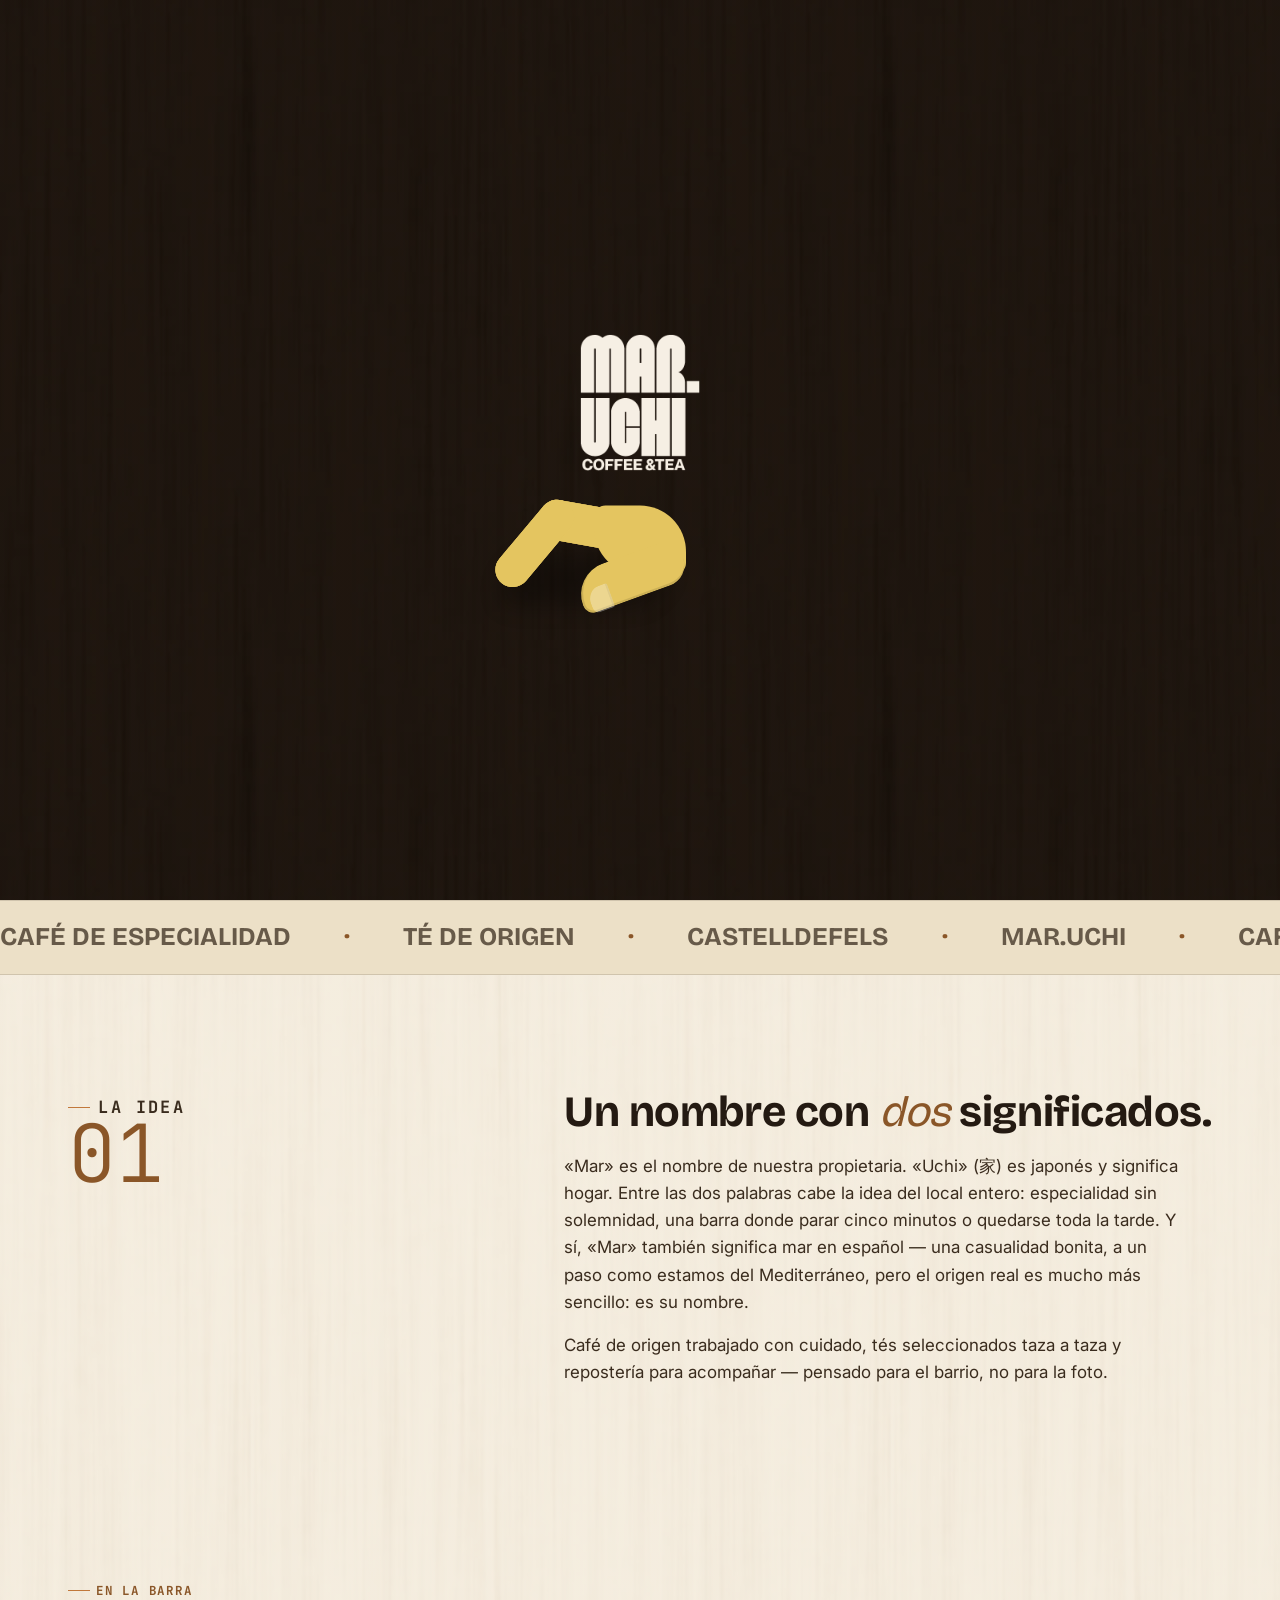
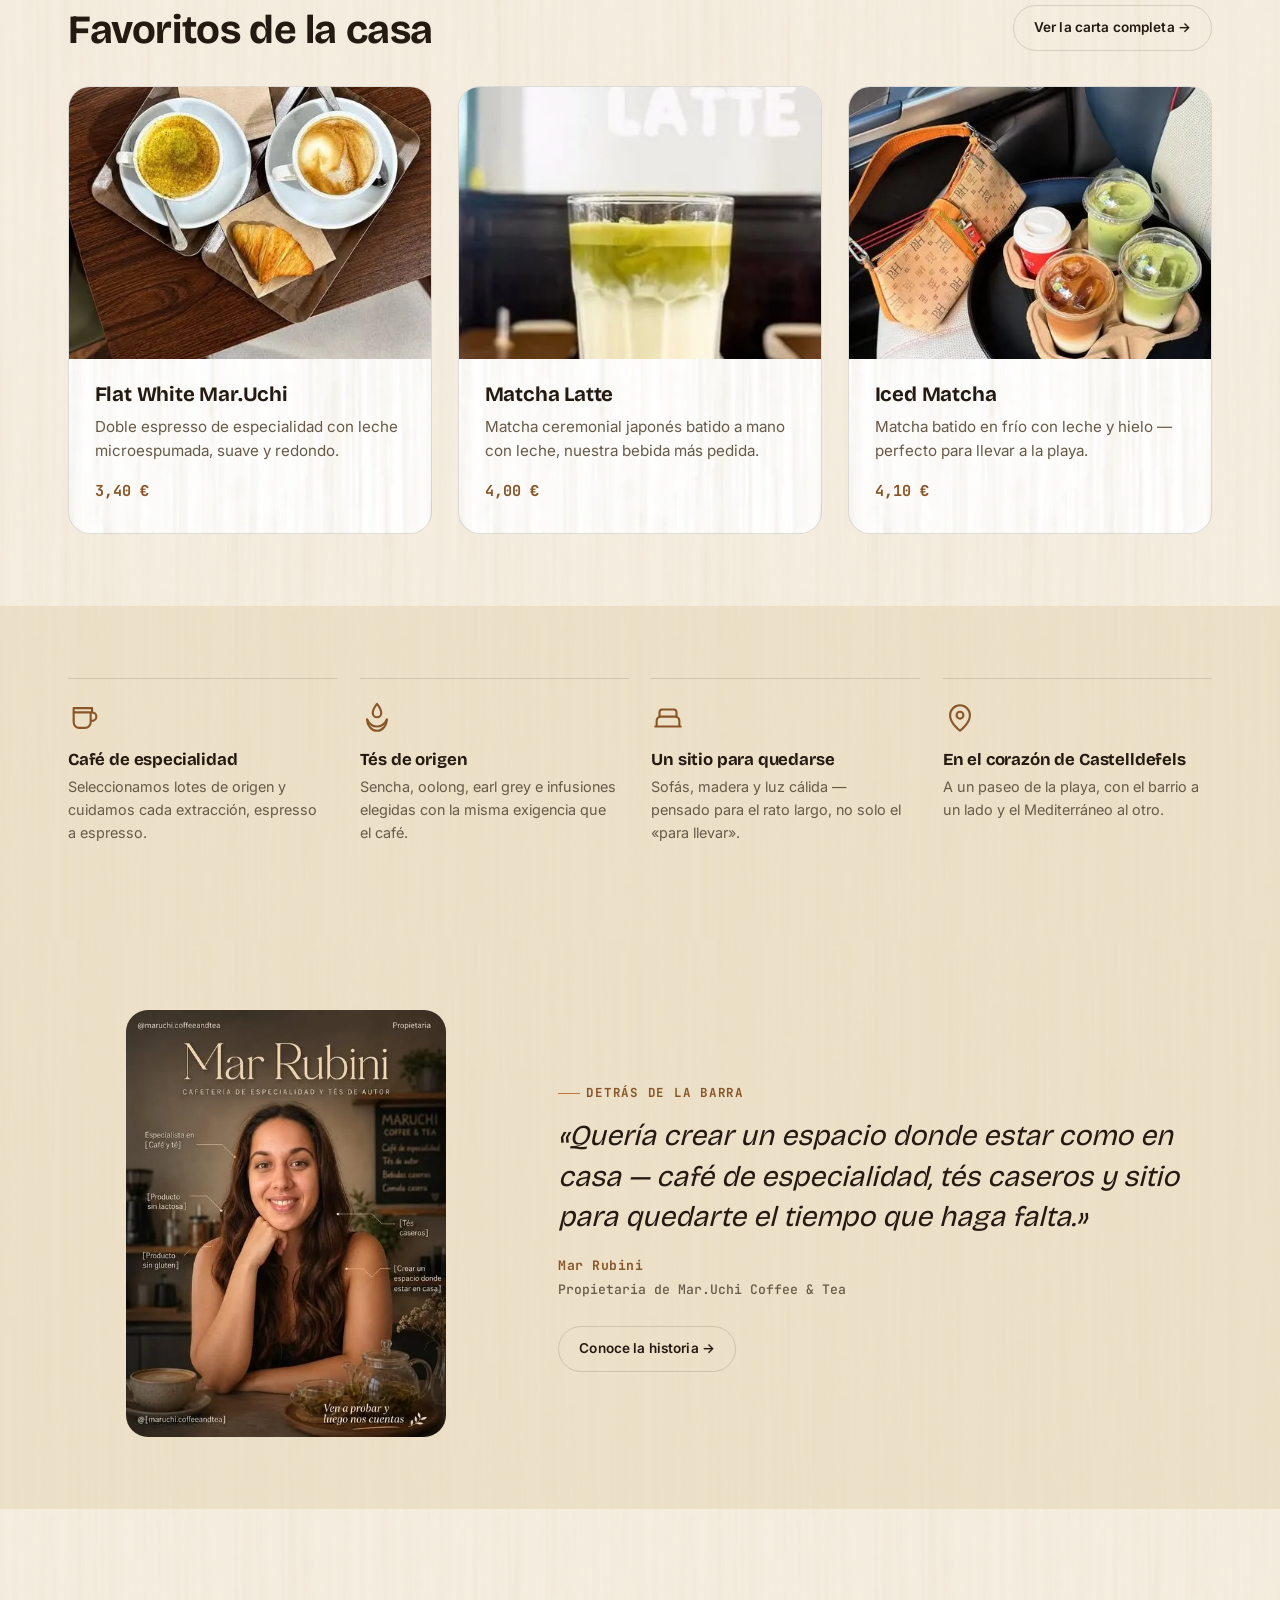
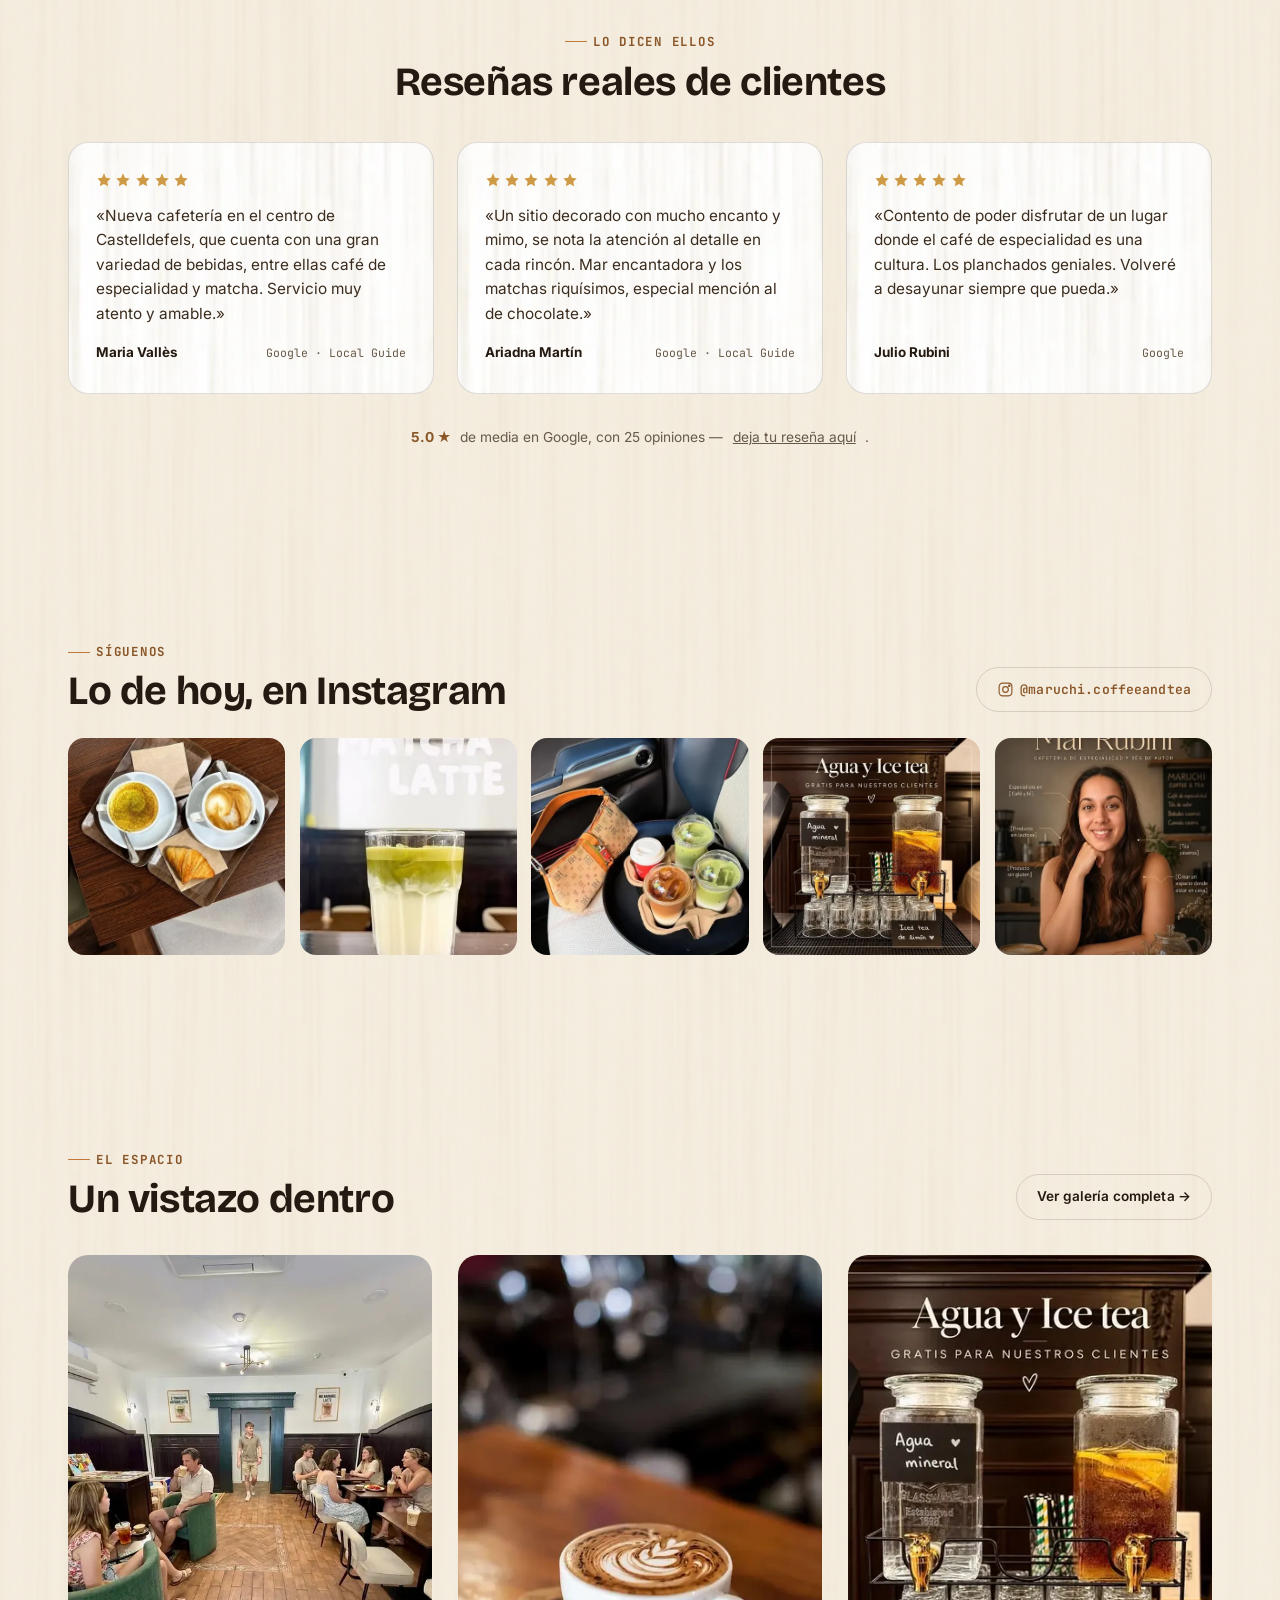
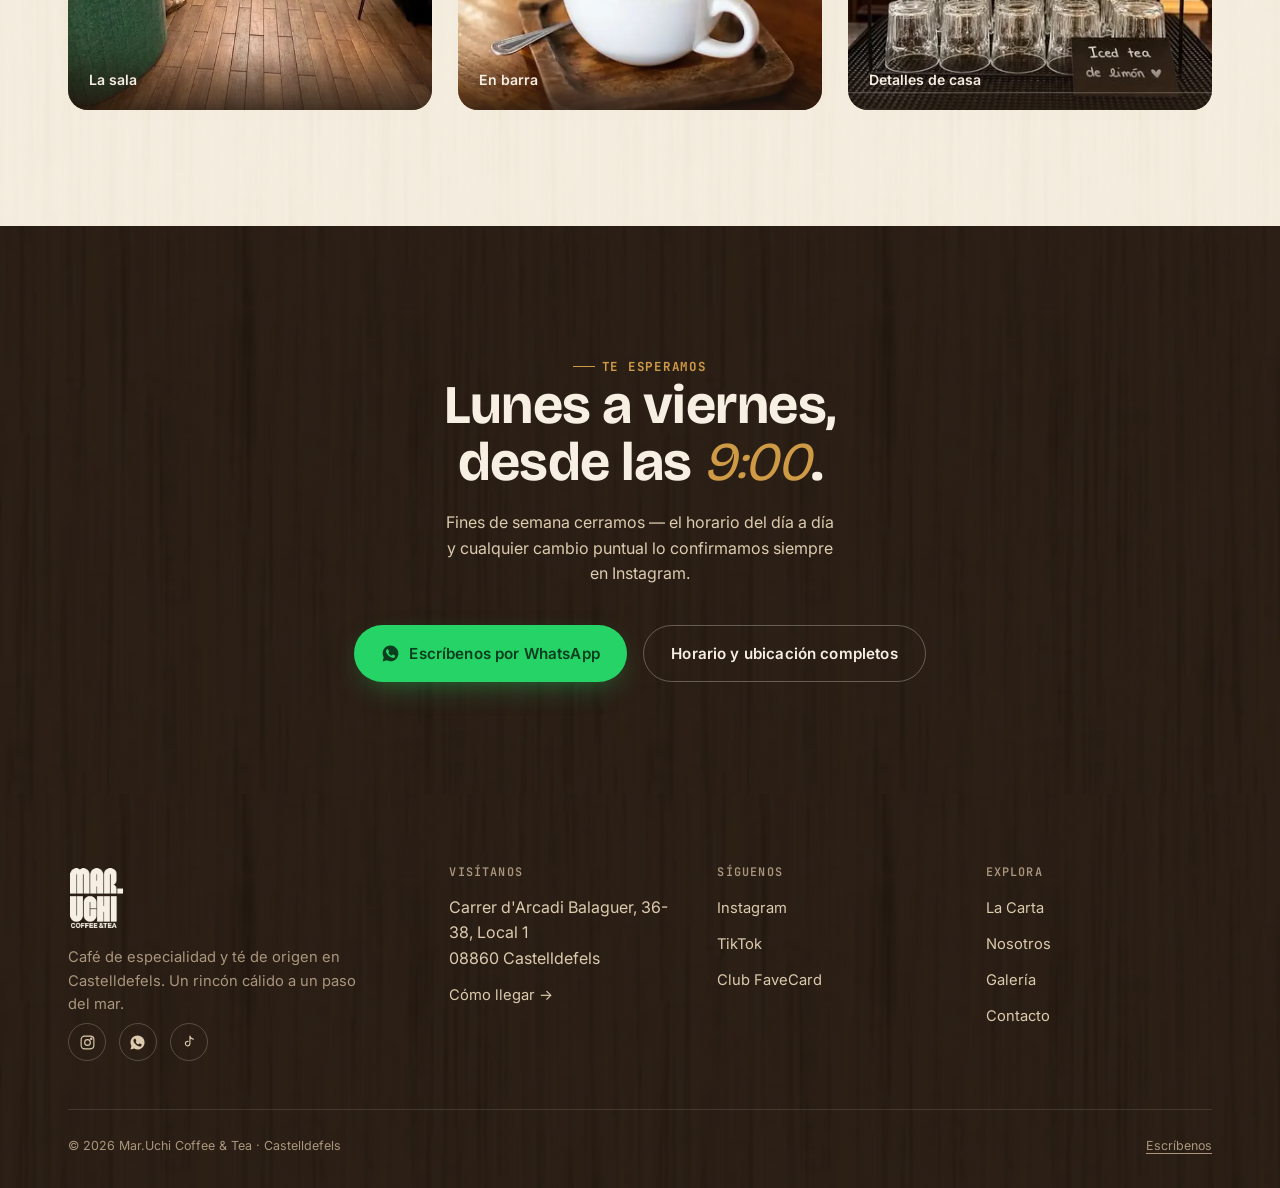
<file: index.html>
<!doctype html>
<html lang="es">
<head>
<meta charset="utf-8">
<meta name="viewport" content="width=device-width, initial-scale=1">
<title>Mar.Uchi Coffee & Tea · Café de especialidad en Castelldefels</title>
<meta name="description" content="Mar.Uchi Coffee & Tea: café de especialidad y té de origen en Castelldefels. Grano cuidado, tés seleccionados y un rincón cálido a un paso del mar.">
<meta name="theme-color" content="#F6EFE2">
<link rel="canonical" href="index.html">

<meta property="og:type" content="website">
<meta property="og:title" content="Mar.Uchi Coffee & Tea · Castelldefels">
<meta property="og:description" content="Café de especialidad y té de origen en Castelldefels.">
<meta property="og:image" content="assets/img/logo-banner.webp">

<link rel="icon" href="favicon.svg" type="image/svg+xml">
<link rel="preconnect" href="https://fonts.googleapis.com">
<link rel="preconnect" href="https://fonts.gstatic.com" crossorigin>
<link rel="stylesheet" href="https://fonts.googleapis.com/css2?family=Bricolage+Grotesque:opsz,wght@12..96,400..800&family=Inter:wght@300..700&family=JetBrains+Mono:wght@400..600&display=swap">

<link rel="preload" as="image" href="assets/img/hero-fachada.webp" fetchpriority="high">
<link rel="stylesheet" href="styles.css?v=202609142202">
</head>
<body>
<div id="page-loader" class="page-loader" aria-hidden="true">
  <div class="loader-inner">
    <img class="loader-logo" src="assets/img/logo-cream.webp" alt="" width="640" height="724">
    <div class="🤚">
      <div class="👉"></div>
      <div class="👉"></div>
      <div class="👉"></div>
      <div class="👉"></div>
      <div class="🌴"></div>
      <div class="👍"></div>
    </div>
  </div>
</div>
<script>
(function () {
  var loader = document.getElementById('page-loader');
  if (!loader) return;
  var root = document.documentElement;

  /* Marca cualquier clic en un enlace a OTRA página del propio sitio,
     para que esa página sepa que no debe mostrar la pantalla de carga
     (solo debe verse al abrir la web o al recargar). */
  document.addEventListener('click', function (e) {
    var a = e.target.closest('a');
    if (!a || !a.href) return;
    var url;
    try { url = new URL(a.href, location.href); } catch (err) { return; }
    if (url.origin !== location.origin) return;
    if (a.target && a.target !== '' && a.target !== '_self') return;
    if (a.hasAttribute('download')) return;
    if (url.pathname === location.pathname && url.search === location.search) return;
    try { sessionStorage.setItem('marUchiNav', '1'); } catch (err) {}
  }, true);

  var cameFromNav = false;
  try { cameFromNav = sessionStorage.getItem('marUchiNav') === '1'; } catch (err) {}

  if (cameFromNav) {
    try { sessionStorage.removeItem('marUchiNav'); } catch (err) {}
    loader.style.display = 'none';
  } else {
    root.classList.add('has-loader');
    window.setTimeout(function () {
      loader.classList.add('is-hidden');
      root.classList.remove('has-loader');
      window.setTimeout(function () { loader.style.display = 'none'; }, 550);
    }, 3000);
  }
})();
</script>
<a class="skip-link" href="#contenido">Saltar al contenido</a>

<header class="masthead masthead-on-photo" data-masthead>
  <div class="container masthead-row">
    <a class="brand-mark" href="index.html" aria-label="Mar.Uchi Coffee & Tea — Inicio">
      <img class="logo-mark logo-dark" src="assets/img/logo-dark.webp" alt="Mar.Uchi Coffee & Tea" width="640" height="724">
      <img class="logo-mark logo-cream" src="assets/img/logo-cream.webp" alt="Mar.Uchi Coffee & Tea" width="640" height="724">
    </a>
    <nav class="nav-links" aria-label="Navegación principal">
      <a href="index.html" aria-current="page">Inicio</a>
      <a href="carta.html">La Carta</a>
      <a href="sobre-nosotros.html">Nosotros</a>
      <a href="galeria.html">Galería</a>
      <a href="contacto.html">Contacto</a>
    </nav>
    <div style="display:flex; align-items:center; gap:.7rem;">
      <a class="btn btn-primary btn-sm nav-cta" href="contacto.html#mapa">Cómo llegar</a>
    </div>
  </div>
</header>

<nav class="mobile-dock" aria-label="Navegación móvil">
  <a href="index.html" aria-current="page">
    <svg viewBox="0 0 24 24" fill="none" stroke="currentColor" stroke-width="1.7" aria-hidden="true"><path d="M4 11.5 12 4l8 7.5" stroke-linecap="round" stroke-linejoin="round"/><path d="M6 10v9h5v-5.5h2V19h5v-9" stroke-linecap="round" stroke-linejoin="round"/></svg>
    <span>Inicio</span>
  </a>
  <a href="carta.html">
    <svg viewBox="0 0 24 24" fill="none" stroke="currentColor" stroke-width="1.7" aria-hidden="true"><path d="M4 9h13v5a5 5 0 0 1-5 5H9a5 5 0 0 1-5-5V9Z" stroke-linecap="round" stroke-linejoin="round"/><path d="M17 10h1.5a2.5 2.5 0 0 1 0 5H17" stroke-linecap="round"/><path d="M8 6c0-1 1-1 1-2s-1-1-1-2M12 6c0-1 1-1 1-2s-1-1-1-2" stroke-linecap="round"/></svg>
    <span>La Carta</span>
  </a>
  <a href="sobre-nosotros.html">
    <svg viewBox="0 0 24 24" fill="none" stroke="currentColor" stroke-width="1.7" aria-hidden="true"><path d="M12 21s-6.7-4.2-9.3-8.6C.9 9 2.7 5.5 6.2 5.5c2 0 3.6 1.1 4.5 2.6.9-1.5 2.5-2.6 4.5-2.6 3.5 0 5.3 3.5 3.5 6.9C18.7 16.8 12 21 12 21Z" stroke-linecap="round" stroke-linejoin="round"/></svg>
    <span>Nosotros</span>
  </a>
  <a href="galeria.html">
    <svg viewBox="0 0 24 24" fill="none" stroke="currentColor" stroke-width="1.7" aria-hidden="true"><rect x="3.5" y="4.5" width="17" height="15" rx="2.5"/><circle cx="8.5" cy="9.5" r="1.6"/><path d="M20 16.5 15 11l-4 4.5-2.5-2.5-5 5" stroke-linecap="round" stroke-linejoin="round"/></svg>
    <span>Galería</span>
  </a>
  <a href="contacto.html">
    <svg viewBox="0 0 24 24" fill="none" stroke="currentColor" stroke-width="1.7" aria-hidden="true"><path d="M12 21.5S5 15 5 9.8a7 7 0 1 1 14 0c0 5.2-7 11.7-7 11.7Z" stroke-linecap="round" stroke-linejoin="round"/><circle cx="12" cy="9.5" r="2.4"/></svg>
    <span>Contacto</span>
  </a>
</nav>

<main id="contenido">

  <section class="hero-home">
    <div class="hero-home-bg">
      <img data-hero-parallax src="assets/img/hero-fachada.webp" alt="Fachada de Mar.Uchi Coffee & Tea, con toldo de madera y terraza, en Castelldefels" fetchpriority="high" loading="eager" decoding="sync">
    </div>
    <div class="hero-home-scrim"></div>
    <svg class="hero-aroma" data-aroma viewBox="0 0 130 190" aria-hidden="true" focusable="false">
      <path pathLength="1" d="M22 188 C 6 160, 42 148, 28 118 C 16 92, 52 82, 38 52 C 28 30, 58 20, 48 0"/>
    </svg>
    <div class="hero-home-inner container">
      <p class="hero-kicker"><span class="dot-live" aria-hidden="true"></span> Café de especialidad · Castelldefels</p>
      <h1 class="hero-title reveal">El mar, tan cerca<br>que parece <em>casa</em>.</h1>
      <p class="hero-sub reveal">Grano de especialidad, tés de origen y un rincón cálido a un paso del paseo marítimo. Así es Mar.Uchi.</p>
      <div class="hero-cta-row reveal">
        <a class="btn btn-primary" href="carta.html">Ver la carta</a>
        <a class="btn btn-ghost" href="contacto.html#mapa">Cómo llegar</a>
      </div>
    </div>
  </section>

  <div class="marquee" aria-hidden="true">
    <div class="marquee-track">
      <span>CAFÉ DE ESPECIALIDAD <em>·</em> TÉ DE ORIGEN <em>·</em> CASTELLDEFELS <em>·</em> MAR.UCHI <em>·</em></span>
      <span>CAFÉ DE ESPECIALIDAD <em>·</em> TÉ DE ORIGEN <em>·</em> CASTELLDEFELS <em>·</em> MAR.UCHI <em>·</em></span>
    </div>
  </div>

  <section class="section">
    <div class="container manifesto">
      <div>
        <p class="eyebrow reveal">La idea</p>
        <div class="manifesto-num reveal" aria-hidden="true">01</div>
      </div>
      <div>
        <h2 class="reveal">Un nombre con <em>dos</em> significados.</h2>
        <p class="reveal">«Mar» es el nombre de nuestra propietaria. «Uchi» (家) es japonés y significa hogar. Entre las dos palabras cabe la idea del local entero: especialidad sin solemnidad, una barra donde parar cinco minutos o quedarse toda la tarde. Y sí, «Mar» también significa mar en español — una casualidad bonita, a un paso como estamos del Mediterráneo, pero el origen real es mucho más sencillo: es su nombre.</p>
        <p class="reveal">Café de origen trabajado con cuidado, tés seleccionados taza a taza y repostería para acompañar — pensado para el barrio, no para la foto.</p>
      </div>
    </div>
  </section>

  <section class="section section-tight">
    <div class="container">
      <div style="display:flex; align-items:flex-end; justify-content:space-between; gap:1.2rem; flex-wrap:wrap; margin-bottom:2.2rem;">
        <div>
          <p class="eyebrow reveal">En la barra</p>
          <h2 class="reveal" style="margin-top:.5rem; font-size:clamp(1.8rem,3.4vw,2.5rem);">Favoritos de la casa</h2>
        </div>
        <a class="btn btn-ghost btn-sm reveal" href="carta.html">Ver la carta completa →</a>
      </div>
      <div class="grid-3" data-stagger>
        <article class="tilt-card reveal" data-tilt style="padding:0; overflow:hidden;">
          <div class="photo-card" style="aspect-ratio:4/3; border-radius:0;">
            <img src="assets/img/cafe-croissant-thumb.webp" alt="Café con leche y croissant recién hecho, foto real de Mar.Uchi" loading="lazy" decoding="async">
          </div>
          <div style="padding:1.6rem 1.6rem 1.8rem;">
            <h3>Flat White Mar.Uchi</h3>
            <p>Doble espresso de especialidad con leche microespumada, suave y redondo.</p>
            <span class="price">3,40 €</span>
          </div>
        </article>
        <article class="tilt-card reveal" data-tilt style="padding:0; overflow:hidden;">
          <div class="photo-card" style="aspect-ratio:4/3; border-radius:0;">
            <img src="assets/img/matcha-lavanda-thumb.webp" alt="Matcha latte con lavanda servido en Mar.Uchi, foto real" loading="lazy" decoding="async">
          </div>
          <div style="padding:1.6rem 1.6rem 1.8rem;">
            <h3>Matcha Latte</h3>
            <p>Matcha ceremonial japonés batido a mano con leche, nuestra bebida más pedida.</p>
            <span class="price">4,00 €</span>
          </div>
        </article>
        <article class="tilt-card reveal" data-tilt style="padding:0; overflow:hidden;">
          <div class="photo-card" style="aspect-ratio:4/3; border-radius:0;">
            <img src="assets/img/bebidas-para-llevar-thumb.webp" alt="Bebidas frías para llevar de Mar.Uchi, foto real" loading="lazy" decoding="async">
          </div>
          <div style="padding:1.6rem 1.6rem 1.8rem;">
            <h3>Iced Matcha</h3>
            <p>Matcha batido en frío con leche y hielo — perfecto para llevar a la playa.</p>
            <span class="price">4,10 €</span>
          </div>
        </article>
      </div>
    </div>
  </section>

  <section class="section section-tight bg-sand">
    <div class="container">
      <div class="pillars" data-stagger>
        <div class="pillar reveal">
          <svg class="pillar-icon" viewBox="0 0 24 24" fill="none" stroke="currentColor" stroke-width="1.5" aria-hidden="true"><path d="M4 8h13a3 3 0 0 1 0 6h-1M4 8v7a4 4 0 0 0 4 4h4a4 4 0 0 0 4-4V8M4 8V5h13v3" stroke-linecap="round" stroke-linejoin="round"/></svg>
          <h3>Café de especialidad</h3>
          <p>Seleccionamos lotes de origen y cuidamos cada extracción, espresso a espresso.</p>
        </div>
        <div class="pillar reveal">
          <svg class="pillar-icon" viewBox="0 0 24 24" fill="none" stroke="currentColor" stroke-width="1.5" aria-hidden="true"><path d="M12 2c2 2.5 3 4.6 3 6.5a3 3 0 1 1-6 0C9 6.6 10 4.5 12 2Z" stroke-linecap="round" stroke-linejoin="round"/><path d="M5 13c1.5 3 3.8 5 7 5s5.5-2 7-5"/><path d="M5 13c0 4 3 8 7 8s7-4 7-8" stroke-linecap="round"/></svg>
          <h3>Tés de origen</h3>
          <p>Sencha, oolong, earl grey e infusiones elegidas con la misma exigencia que el café.</p>
        </div>
        <div class="pillar reveal">
          <svg class="pillar-icon" viewBox="0 0 24 24" fill="none" stroke="currentColor" stroke-width="1.5" aria-hidden="true"><path d="M4 18v-4a3 3 0 0 1 3-3h10a3 3 0 0 1 3 3v4M3 18h18M6 11V8a2 2 0 0 1 2-2h8a2 2 0 0 1 2 2v3" stroke-linecap="round" stroke-linejoin="round"/></svg>
          <h3>Un sitio para quedarse</h3>
          <p>Sofás, madera y luz cálida — pensado para el rato largo, no solo el «para llevar».</p>
        </div>
        <div class="pillar reveal">
          <svg class="pillar-icon" viewBox="0 0 24 24" fill="none" stroke="currentColor" stroke-width="1.5" aria-hidden="true"><path d="M12 21s-7-5.2-7-11a7 7 0 0 1 14 0c0 5.8-7 11-7 11Z" stroke-linejoin="round"/><circle cx="12" cy="10" r="2.4"/></svg>
          <h3>En el corazón de Castelldefels</h3>
          <p>A un paseo de la playa, con el barrio a un lado y el Mediterráneo al otro.</p>
        </div>
      </div>
    </div>
  </section>

  <section class="section section-tight bg-sand">
    <div class="container">
      <div class="owner-band">
        <img src="assets/img/mar-owner.webp" alt="Mar Rubini, propietaria de Mar.Uchi Coffee & Tea" loading="lazy" decoding="async">
        <div>
          <p class="eyebrow reveal">Detrás de la barra</p>
          <blockquote class="reveal" style="margin-top:.8rem;">«Quería crear un espacio donde estar como en casa — café de especialidad, tés caseros y sitio para quedarte el tiempo que haga falta.»</blockquote>
          <cite class="reveal">Mar Rubini<span>Propietaria de Mar.Uchi Coffee &amp; Tea</span></cite>
          <div class="hero-cta-row reveal" style="margin-top:1.6rem;">
            <a class="btn btn-ghost btn-sm" href="sobre-nosotros.html">Conoce la historia →</a>
          </div>
        </div>
      </div>
    </div>
  </section>

  <section class="section">
    <div class="container">
      <div style="text-align:center; margin-bottom:2.4rem;">
        <p class="eyebrow reveal" style="justify-content:center;">Lo dicen ellos</p>
        <h2 class="reveal" style="margin-top:.6rem; font-size:clamp(1.8rem,3.4vw,2.5rem);">Reseñas reales de clientes</h2>
      </div>
      <div class="testimonial-grid" data-stagger>
        <article class="testimonial-card reveal">
          <div class="testimonial-stars" aria-label="5 de 5 estrellas">
            <svg viewBox="0 0 24 24" fill="currentColor"><path d="M12 2l2.9 6.6L22 9.6l-5 4.9 1.2 7-6.2-3.5-6.2 3.5 1.2-7-5-4.9 7.1-1z"/></svg>
            <svg viewBox="0 0 24 24" fill="currentColor"><path d="M12 2l2.9 6.6L22 9.6l-5 4.9 1.2 7-6.2-3.5-6.2 3.5 1.2-7-5-4.9 7.1-1z"/></svg>
            <svg viewBox="0 0 24 24" fill="currentColor"><path d="M12 2l2.9 6.6L22 9.6l-5 4.9 1.2 7-6.2-3.5-6.2 3.5 1.2-7-5-4.9 7.1-1z"/></svg>
            <svg viewBox="0 0 24 24" fill="currentColor"><path d="M12 2l2.9 6.6L22 9.6l-5 4.9 1.2 7-6.2-3.5-6.2 3.5 1.2-7-5-4.9 7.1-1z"/></svg>
            <svg viewBox="0 0 24 24" fill="currentColor"><path d="M12 2l2.9 6.6L22 9.6l-5 4.9 1.2 7-6.2-3.5-6.2 3.5 1.2-7-5-4.9 7.1-1z"/></svg>
          </div>
          <p class="quote">«Nueva cafetería en el centro de Castelldefels, que cuenta con una gran variedad de bebidas, entre ellas café de especialidad y matcha. Servicio muy atento y amable.»</p>
          <div class="testimonial-author"><strong>Maria Vallès</strong><span>Google · Local Guide</span></div>
        </article>
        <article class="testimonial-card reveal">
          <div class="testimonial-stars" aria-label="5 de 5 estrellas">
            <svg viewBox="0 0 24 24" fill="currentColor"><path d="M12 2l2.9 6.6L22 9.6l-5 4.9 1.2 7-6.2-3.5-6.2 3.5 1.2-7-5-4.9 7.1-1z"/></svg>
            <svg viewBox="0 0 24 24" fill="currentColor"><path d="M12 2l2.9 6.6L22 9.6l-5 4.9 1.2 7-6.2-3.5-6.2 3.5 1.2-7-5-4.9 7.1-1z"/></svg>
            <svg viewBox="0 0 24 24" fill="currentColor"><path d="M12 2l2.9 6.6L22 9.6l-5 4.9 1.2 7-6.2-3.5-6.2 3.5 1.2-7-5-4.9 7.1-1z"/></svg>
            <svg viewBox="0 0 24 24" fill="currentColor"><path d="M12 2l2.9 6.6L22 9.6l-5 4.9 1.2 7-6.2-3.5-6.2 3.5 1.2-7-5-4.9 7.1-1z"/></svg>
            <svg viewBox="0 0 24 24" fill="currentColor"><path d="M12 2l2.9 6.6L22 9.6l-5 4.9 1.2 7-6.2-3.5-6.2 3.5 1.2-7-5-4.9 7.1-1z"/></svg>
          </div>
          <p class="quote">«Un sitio decorado con mucho encanto y mimo, se nota la atención al detalle en cada rincón. Mar encantadora y los matchas riquísimos, especial mención al de chocolate.»</p>
          <div class="testimonial-author"><strong>Ariadna Martín</strong><span>Google · Local Guide</span></div>
        </article>
        <article class="testimonial-card reveal">
          <div class="testimonial-stars" aria-label="5 de 5 estrellas">
            <svg viewBox="0 0 24 24" fill="currentColor"><path d="M12 2l2.9 6.6L22 9.6l-5 4.9 1.2 7-6.2-3.5-6.2 3.5 1.2-7-5-4.9 7.1-1z"/></svg>
            <svg viewBox="0 0 24 24" fill="currentColor"><path d="M12 2l2.9 6.6L22 9.6l-5 4.9 1.2 7-6.2-3.5-6.2 3.5 1.2-7-5-4.9 7.1-1z"/></svg>
            <svg viewBox="0 0 24 24" fill="currentColor"><path d="M12 2l2.9 6.6L22 9.6l-5 4.9 1.2 7-6.2-3.5-6.2 3.5 1.2-7-5-4.9 7.1-1z"/></svg>
            <svg viewBox="0 0 24 24" fill="currentColor"><path d="M12 2l2.9 6.6L22 9.6l-5 4.9 1.2 7-6.2-3.5-6.2 3.5 1.2-7-5-4.9 7.1-1z"/></svg>
            <svg viewBox="0 0 24 24" fill="currentColor"><path d="M12 2l2.9 6.6L22 9.6l-5 4.9 1.2 7-6.2-3.5-6.2 3.5 1.2-7-5-4.9 7.1-1z"/></svg>
          </div>
          <p class="quote">«Contento de poder disfrutar de un lugar donde el café de especialidad es una cultura. Los planchados geniales. Volveré a desayunar siempre que pueda.»</p>
          <div class="testimonial-author"><strong>Julio Rubini</strong><span>Google</span></div>
        </article>
      </div>
      <p class="testimonial-source reveal"><strong>5.0 ★</strong> de media en Google, con 25 opiniones — <a href="https://my.favecard.co/maruchi-coffee-tea" target="_blank" rel="noopener" style="text-decoration:underline;">deja tu reseña aquí</a>.</p>
    </div>
  </section>

  <section class="section section-tight">
    <div class="container">
      <div class="ig-strip-head">
        <div>
          <p class="eyebrow reveal">Síguenos</p>
          <h2 class="reveal" style="margin-top:.5rem; font-size:clamp(1.8rem,3.4vw,2.5rem);">Lo de hoy, en Instagram</h2>
        </div>
        <a class="btn btn-ghost btn-sm reveal ig-handle-badge" href="https://www.instagram.com/maruchi.coffeeandtea/" target="_blank" rel="noopener">
          <svg viewBox="0 0 24 24" fill="none" stroke="currentColor" stroke-width="1.6" aria-hidden="true"><rect x="3" y="3" width="18" height="18" rx="5"/><circle cx="12" cy="12" r="4"/><circle cx="17.3" cy="6.7" r="1"/></svg>
          @maruchi.coffeeandtea
        </a>
      </div>
      <div class="ig-strip" data-stagger>
        <a class="reveal" href="https://www.instagram.com/maruchi.coffeeandtea/" target="_blank" rel="noopener">
          <img src="assets/img/cafe-croissant-thumb.webp" alt="Publicación de Instagram: café y croissant" loading="lazy" decoding="async">
          <span class="ig-strip-icon"><svg viewBox="0 0 24 24" fill="none" stroke="currentColor" stroke-width="1.8"><rect x="3" y="3" width="18" height="18" rx="5"/><circle cx="12" cy="12" r="4"/><circle cx="17.3" cy="6.7" r="1"/></svg></span>
        </a>
        <a class="reveal" href="https://www.instagram.com/maruchi.coffeeandtea/" target="_blank" rel="noopener">
          <img src="assets/img/matcha-lavanda-thumb.webp" alt="Publicación de Instagram: matcha latte con lavanda" loading="lazy" decoding="async">
          <span class="ig-strip-icon"><svg viewBox="0 0 24 24" fill="none" stroke="currentColor" stroke-width="1.8"><rect x="3" y="3" width="18" height="18" rx="5"/><circle cx="12" cy="12" r="4"/><circle cx="17.3" cy="6.7" r="1"/></svg></span>
        </a>
        <a class="reveal" href="https://www.instagram.com/maruchi.coffeeandtea/" target="_blank" rel="noopener">
          <img src="assets/img/bebidas-para-llevar-thumb.webp" alt="Publicación de Instagram: bebidas para llevar" loading="lazy" decoding="async">
          <span class="ig-strip-icon"><svg viewBox="0 0 24 24" fill="none" stroke="currentColor" stroke-width="1.8"><rect x="3" y="3" width="18" height="18" rx="5"/><circle cx="12" cy="12" r="4"/><circle cx="17.3" cy="6.7" r="1"/></svg></span>
        </a>
        <a class="reveal" href="https://www.instagram.com/maruchi.coffeeandtea/" target="_blank" rel="noopener">
          <img src="assets/img/agua-icetea-thumb.webp" alt="Publicación de Instagram: agua e ice tea gratis para clientes" loading="lazy" decoding="async">
          <span class="ig-strip-icon"><svg viewBox="0 0 24 24" fill="none" stroke="currentColor" stroke-width="1.8"><rect x="3" y="3" width="18" height="18" rx="5"/><circle cx="12" cy="12" r="4"/><circle cx="17.3" cy="6.7" r="1"/></svg></span>
        </a>
        <a class="reveal" href="https://www.instagram.com/maruchi.coffeeandtea/" target="_blank" rel="noopener">
          <img src="assets/img/mar-owner-thumb.webp" alt="Publicación de Instagram: Mar, propietaria de Mar.Uchi" loading="lazy" decoding="async">
          <span class="ig-strip-icon"><svg viewBox="0 0 24 24" fill="none" stroke="currentColor" stroke-width="1.8"><rect x="3" y="3" width="18" height="18" rx="5"/><circle cx="12" cy="12" r="4"/><circle cx="17.3" cy="6.7" r="1"/></svg></span>
        </a>
      </div>
    </div>
  </section>

  <section class="section">
    <div class="container">
      <div style="display:flex; align-items:flex-end; justify-content:space-between; gap:1.2rem; flex-wrap:wrap; margin-bottom:2.2rem;">
        <div>
          <p class="eyebrow reveal">El espacio</p>
          <h2 class="reveal" style="margin-top:.5rem; font-size:clamp(1.8rem,3.4vw,2.5rem);">Un vistazo dentro</h2>
        </div>
        <a class="btn btn-ghost btn-sm reveal" href="galeria.html">Ver galería completa →</a>
      </div>
      <div class="grid-3" data-stagger>
        <a class="photo-card reveal" href="galeria.html">
          <img src="assets/img/interior-grupo-thumb.webp" alt="Clientes charlando en el interior de Mar.Uchi Coffee & Tea" loading="lazy" decoding="async">
          <span class="photo-card-caption">La sala</span>
        </a>
        <a class="photo-card reveal" href="galeria.html">
          <img src="assets/img/latte-art-thumb.webp" alt="Café con latte art servido en Mar.Uchi Coffee & Tea" loading="lazy" decoding="async">
          <span class="photo-card-caption">En barra</span>
        </a>
        <a class="photo-card reveal" href="galeria.html">
          <img src="assets/img/agua-icetea-thumb.webp" alt="Agua e ice tea gratis para clientes en Mar.Uchi Coffee & Tea" loading="lazy" decoding="async">
          <span class="photo-card-caption">Detalles de casa</span>
        </a>
      </div>
    </div>
  </section>

  <section class="section-dark cta-band">
    <div class="container">
      <p class="eyebrow reveal" style="justify-content:center;">Te esperamos</p>
      <h2 class="reveal">Lunes a viernes, desde las <em>9:00</em>.</h2>
      <p class="reveal">Fines de semana cerramos — el horario del día a día y cualquier cambio puntual lo confirmamos siempre en Instagram.</p>
      <div class="hero-cta-row reveal">
        <a class="btn btn-whatsapp" href="https://wa.me/34686510792" target="_blank" rel="noopener">
          <svg viewBox="0 0 24 24" fill="currentColor" aria-hidden="true"><path d="M12.04 2C6.58 2 2.13 6.45 2.13 11.91c0 1.75.46 3.46 1.32 4.96L2.05 22l5.25-1.38a9.9 9.9 0 0 0 4.74 1.21h.01c5.46 0 9.9-4.45 9.9-9.91 0-2.65-1.03-5.14-2.9-7.01A9.82 9.82 0 0 0 12.04 2Zm5.8 14.09c-.24.68-1.4 1.32-1.93 1.4-.5.08-1.12.11-1.8-.11-.42-.13-.96-.31-1.65-.6-2.9-1.25-4.8-4.16-4.94-4.35-.14-.19-1.18-1.57-1.18-3 0-1.42.75-2.12 1.02-2.41.26-.29.57-.36.76-.36l.55.01c.18.01.41-.07.64.49.24.58.81 2 .88 2.15.07.15.12.32.02.51-.09.19-.14.31-.28.48-.14.16-.29.36-.42.49-.14.13-.28.28-.12.55.16.28.71 1.17 1.53 1.9 1.05.94 1.94 1.23 2.22 1.37.28.14.44.12.61-.07.16-.19.68-.79.87-1.06.18-.28.36-.23.6-.14.24.09 1.55.73 1.82.86.26.14.44.2.5.32.07.11.07.66-.17 1.34Z"/></svg>
          Escríbenos por WhatsApp
        </a>
        <a class="btn btn-ghost" href="contacto.html">Horario y ubicación completos</a>
      </div>
    </div>
  </section>

</main>

<footer class="site-footer">
  <div class="container">
    <div class="footer-grid">
      <div class="footer-brand">
        <a class="brand-mark" href="index.html" aria-label="Mar.Uchi Coffee & Tea — Inicio">
          <img class="logo-mark logo-dark" src="assets/img/logo-dark.webp" alt="Mar.Uchi Coffee & Tea" width="640" height="724">
          <img class="logo-mark logo-cream" src="assets/img/logo-cream.webp" alt="Mar.Uchi Coffee & Tea" width="640" height="724">
        </a>
        <p>Café de especialidad y té de origen en Castelldefels. Un rincón cálido a un paso del mar.</p>
        <div class="footer-social">
          <a href="https://www.instagram.com/maruchi.coffeeandtea/" target="_blank" rel="noopener" aria-label="Instagram de Mar.Uchi">
            <svg viewBox="0 0 24 24" fill="none" stroke="currentColor" stroke-width="1.6"><rect x="3" y="3" width="18" height="18" rx="5"/><circle cx="12" cy="12" r="4"/><circle cx="17.3" cy="6.7" r="1"/></svg>
          </a>
          <a href="https://wa.me/34686510792" target="_blank" rel="noopener" aria-label="WhatsApp de Mar.Uchi">
            <svg viewBox="0 0 24 24" fill="currentColor"><path d="M12.04 2C6.58 2 2.13 6.45 2.13 11.91c0 1.75.46 3.46 1.32 4.96L2.05 22l5.25-1.38a9.9 9.9 0 0 0 4.74 1.21h.01c5.46 0 9.9-4.45 9.9-9.91 0-2.65-1.03-5.14-2.9-7.01A9.82 9.82 0 0 0 12.04 2Zm5.8 14.09c-.24.68-1.4 1.32-1.93 1.4-.5.08-1.12.11-1.8-.11-.42-.13-.96-.31-1.65-.6-2.9-1.25-4.8-4.16-4.94-4.35-.14-.19-1.18-1.57-1.18-3 0-1.42.75-2.12 1.02-2.41.26-.29.57-.36.76-.36l.55.01c.18.01.41-.07.64.49.24.58.81 2 .88 2.15.07.15.12.32.02.51-.09.19-.14.31-.28.48-.14.16-.29.36-.42.49-.14.13-.28.28-.12.55.16.28.71 1.17 1.53 1.9 1.05.94 1.94 1.23 2.22 1.37.28.14.44.12.61-.07.16-.19.68-.79.87-1.06.18-.28.36-.23.6-.14.24.09 1.55.73 1.82.86.26.14.44.2.5.32.07.11.07.66-.17 1.34Z"/></svg>
          </a>
          <a href="https://www.tiktok.com/@maruchi.coffeeandtea" target="_blank" rel="noopener" aria-label="TikTok de Mar.Uchi">
            <svg viewBox="0 0 24 24" fill="none" stroke="currentColor" stroke-width="1.6"><path d="M14 3v10.5a3.2 3.2 0 1 1-2.6-3.14M14 3c.5 2.4 2.2 4 4.8 4.2" stroke-linecap="round" stroke-linejoin="round"/></svg>
          </a>
        </div>
      </div>
      <div class="footer-col">
        <h4>Visítanos</h4>
        <ul>
          <li>Carrer d'Arcadi Balaguer, 36-38, Local 1<br>08860 Castelldefels</li>
          <li><a href="contacto.html#mapa">Cómo llegar →</a></li>
        </ul>
      </div>
      <div class="footer-col">
        <h4>Síguenos</h4>
        <ul>
          <li><a href="https://www.instagram.com/maruchi.coffeeandtea/" target="_blank" rel="noopener">Instagram</a></li>
          <li><a href="https://www.tiktok.com/@maruchi.coffeeandtea" target="_blank" rel="noopener">TikTok</a></li>
          <li><a href="https://my.favecard.co/maruchi-coffee-tea" target="_blank" rel="noopener">Club FaveCard</a></li>
        </ul>
      </div>
      <div class="footer-col">
        <h4>Explora</h4>
        <ul>
          <li><a href="carta.html">La Carta</a></li>
          <li><a href="sobre-nosotros.html">Nosotros</a></li>
          <li><a href="galeria.html">Galería</a></li>
          <li><a href="contacto.html">Contacto</a></li>
        </ul>
      </div>
    </div>
    <div class="footer-bottom">
      <p>© 2026 Mar.Uchi Coffee &amp; Tea · Castelldefels</p>
      <p><a href="contacto.html">Escríbenos</a></p>
    </div>
  </div>
</footer>

<script defer src="lib/gsap.min.js"></script>
<script defer src="lib/ScrollTrigger.min.js"></script>
<script defer src="lib/manifest.js"></script>
<script defer src="main.js?v=202609142202"></script>
</body>
</html>
</file>
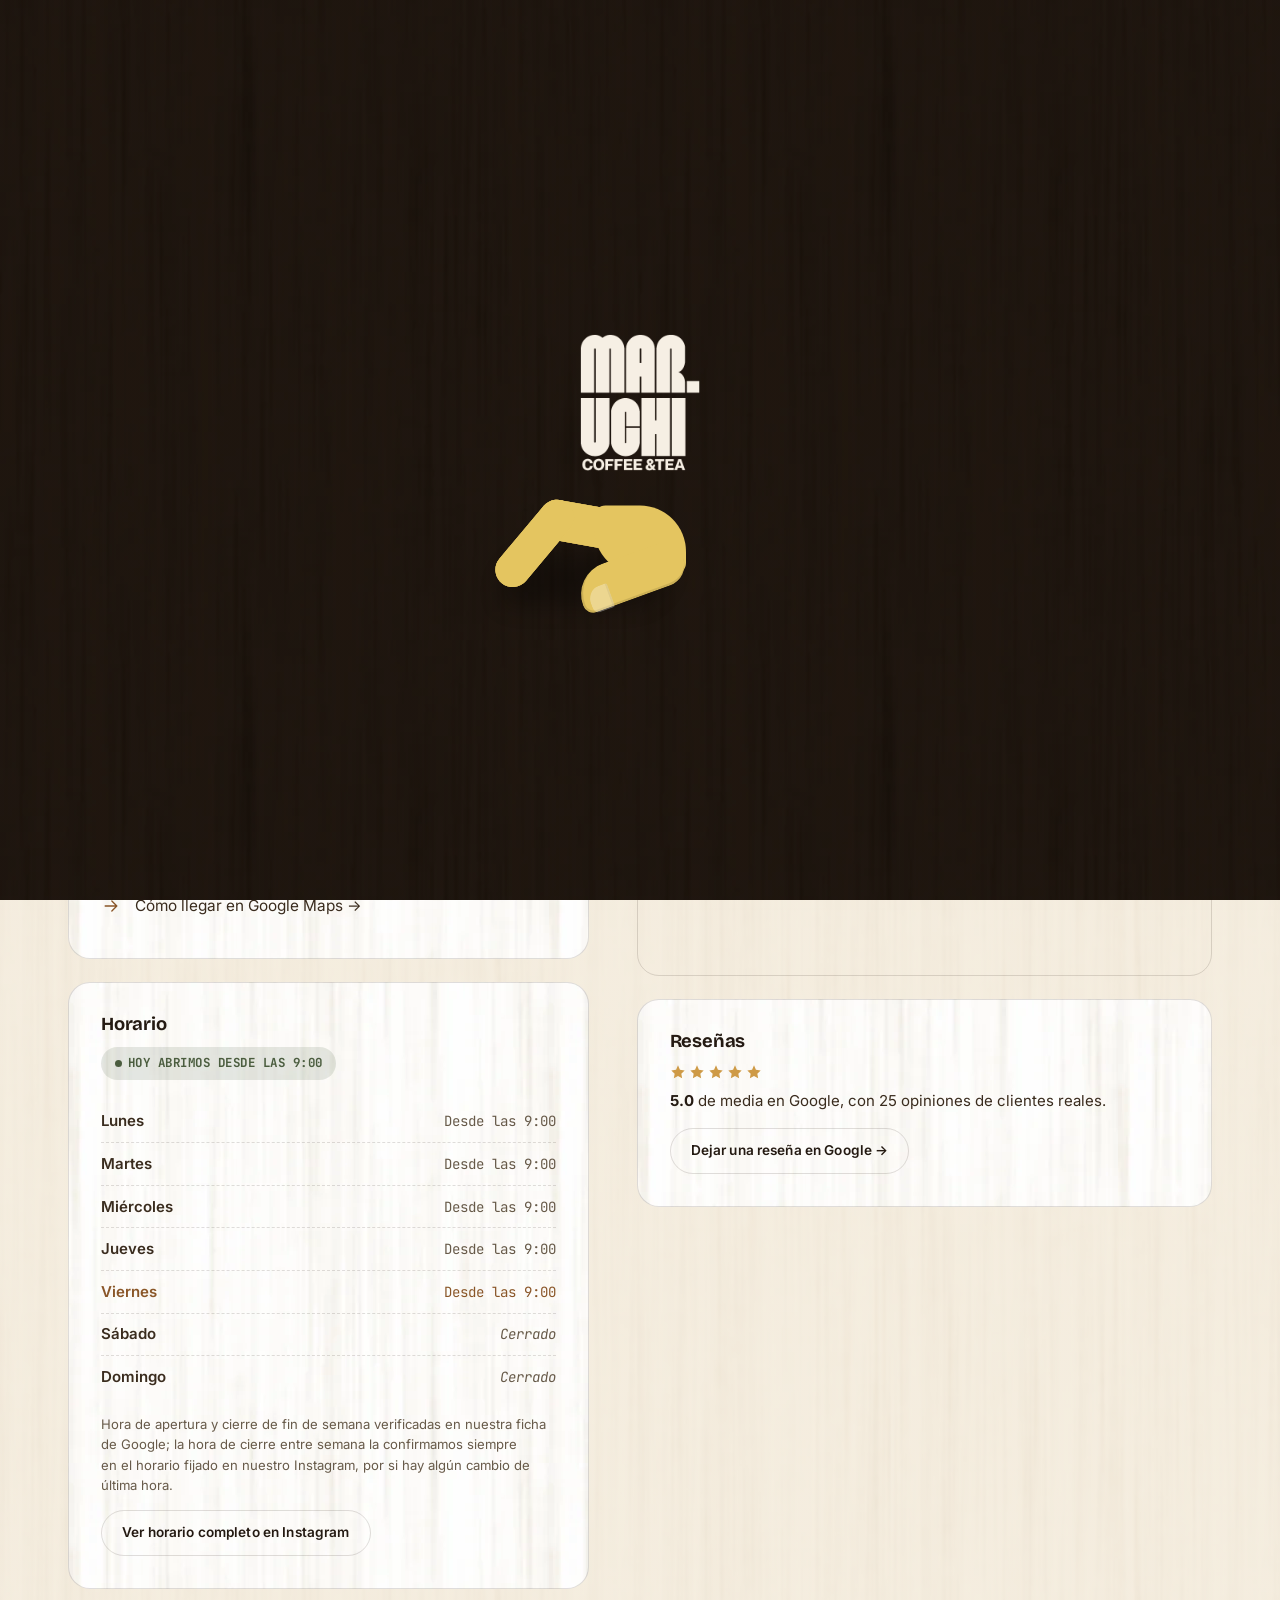
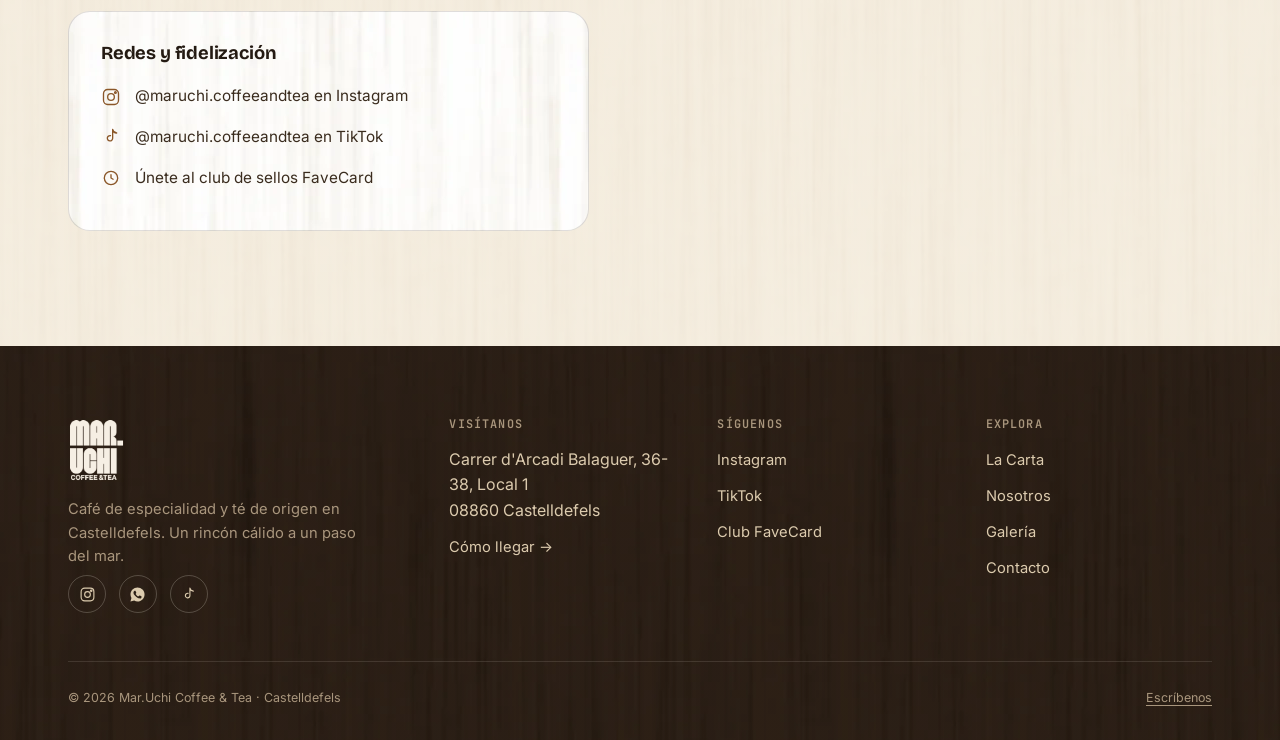
<file: contacto.html>
<!doctype html>
<html lang="es">
<head>
<meta charset="utf-8">
<meta name="viewport" content="width=device-width, initial-scale=1">
<title>Contacto · Mar.Uchi Coffee & Tea</title>
<meta name="description" content="Dirección, mapa y redes de Mar.Uchi Coffee & Tea en Castelldefels. Carrer d'Arcadi Balaguer, 36-38.">
<meta name="theme-color" content="#F6EFE2">
<link rel="canonical" href="contacto.html">
<link rel="icon" href="favicon.svg" type="image/svg+xml">
<link rel="preconnect" href="https://fonts.googleapis.com">
<link rel="preconnect" href="https://fonts.gstatic.com" crossorigin>
<link rel="stylesheet" href="https://fonts.googleapis.com/css2?family=Bricolage+Grotesque:opsz,wght@12..96,400..800&family=Inter:wght@300..700&family=JetBrains+Mono:wght@400..600&display=swap">
<link rel="stylesheet" href="styles.css?v=202609142202">
</head>
<body>
<div id="page-loader" class="page-loader" aria-hidden="true">
  <div class="loader-inner">
    <img class="loader-logo" src="assets/img/logo-cream.webp" alt="" width="640" height="724">
    <div class="🤚">
      <div class="👉"></div>
      <div class="👉"></div>
      <div class="👉"></div>
      <div class="👉"></div>
      <div class="🌴"></div>
      <div class="👍"></div>
    </div>
  </div>
</div>
<script>
(function () {
  var loader = document.getElementById('page-loader');
  if (!loader) return;
  var root = document.documentElement;

  /* Marca cualquier clic en un enlace a OTRA página del propio sitio,
     para que esa página sepa que no debe mostrar la pantalla de carga
     (solo debe verse al abrir la web o al recargar). */
  document.addEventListener('click', function (e) {
    var a = e.target.closest('a');
    if (!a || !a.href) return;
    var url;
    try { url = new URL(a.href, location.href); } catch (err) { return; }
    if (url.origin !== location.origin) return;
    if (a.target && a.target !== '' && a.target !== '_self') return;
    if (a.hasAttribute('download')) return;
    if (url.pathname === location.pathname && url.search === location.search) return;
    try { sessionStorage.setItem('marUchiNav', '1'); } catch (err) {}
  }, true);

  var cameFromNav = false;
  try { cameFromNav = sessionStorage.getItem('marUchiNav') === '1'; } catch (err) {}

  if (cameFromNav) {
    try { sessionStorage.removeItem('marUchiNav'); } catch (err) {}
    loader.style.display = 'none';
  } else {
    root.classList.add('has-loader');
    window.setTimeout(function () {
      loader.classList.add('is-hidden');
      root.classList.remove('has-loader');
      window.setTimeout(function () { loader.style.display = 'none'; }, 550);
    }, 3000);
  }
})();
</script>
<a class="skip-link" href="#contenido">Saltar al contenido</a>

<header class="masthead" data-masthead>
  <div class="container masthead-row">
    <a class="brand-mark" href="index.html" aria-label="Mar.Uchi Coffee & Tea — Inicio">
      <img class="logo-mark logo-dark" src="assets/img/logo-dark.webp" alt="Mar.Uchi Coffee & Tea" width="640" height="724">
      <img class="logo-mark logo-cream" src="assets/img/logo-cream.webp" alt="Mar.Uchi Coffee & Tea" width="640" height="724">
    </a>
    <nav class="nav-links" aria-label="Navegación principal">
      <a href="index.html">Inicio</a>
      <a href="carta.html">La Carta</a>
      <a href="sobre-nosotros.html">Nosotros</a>
      <a href="galeria.html">Galería</a>
      <a href="contacto.html" aria-current="page">Contacto</a>
    </nav>
    <div style="display:flex; align-items:center; gap:.7rem;">
      <a class="btn btn-primary btn-sm nav-cta" href="#mapa">Cómo llegar</a>
    </div>
  </div>
</header>

<nav class="mobile-dock" aria-label="Navegación móvil">
  <a href="index.html">
    <svg viewBox="0 0 24 24" fill="none" stroke="currentColor" stroke-width="1.7" aria-hidden="true"><path d="M4 11.5 12 4l8 7.5" stroke-linecap="round" stroke-linejoin="round"/><path d="M6 10v9h5v-5.5h2V19h5v-9" stroke-linecap="round" stroke-linejoin="round"/></svg>
    <span>Inicio</span>
  </a>
  <a href="carta.html">
    <svg viewBox="0 0 24 24" fill="none" stroke="currentColor" stroke-width="1.7" aria-hidden="true"><path d="M4 9h13v5a5 5 0 0 1-5 5H9a5 5 0 0 1-5-5V9Z" stroke-linecap="round" stroke-linejoin="round"/><path d="M17 10h1.5a2.5 2.5 0 0 1 0 5H17" stroke-linecap="round"/><path d="M8 6c0-1 1-1 1-2s-1-1-1-2M12 6c0-1 1-1 1-2s-1-1-1-2" stroke-linecap="round"/></svg>
    <span>La Carta</span>
  </a>
  <a href="sobre-nosotros.html">
    <svg viewBox="0 0 24 24" fill="none" stroke="currentColor" stroke-width="1.7" aria-hidden="true"><path d="M12 21s-6.7-4.2-9.3-8.6C.9 9 2.7 5.5 6.2 5.5c2 0 3.6 1.1 4.5 2.6.9-1.5 2.5-2.6 4.5-2.6 3.5 0 5.3 3.5 3.5 6.9C18.7 16.8 12 21 12 21Z" stroke-linecap="round" stroke-linejoin="round"/></svg>
    <span>Nosotros</span>
  </a>
  <a href="galeria.html">
    <svg viewBox="0 0 24 24" fill="none" stroke="currentColor" stroke-width="1.7" aria-hidden="true"><rect x="3.5" y="4.5" width="17" height="15" rx="2.5"/><circle cx="8.5" cy="9.5" r="1.6"/><path d="M20 16.5 15 11l-4 4.5-2.5-2.5-5 5" stroke-linecap="round" stroke-linejoin="round"/></svg>
    <span>Galería</span>
  </a>
  <a href="contacto.html" aria-current="page">
    <svg viewBox="0 0 24 24" fill="none" stroke="currentColor" stroke-width="1.7" aria-hidden="true"><path d="M12 21.5S5 15 5 9.8a7 7 0 1 1 14 0c0 5.2-7 11.7-7 11.7Z" stroke-linecap="round" stroke-linejoin="round"/><circle cx="12" cy="9.5" r="2.4"/></svg>
    <span>Contacto</span>
  </a>
</nav>

<main id="contenido">

  <section class="hero-page">
    <div class="container">
      <p class="eyebrow">Contacto</p>
      <h1 class="hero-page-title" style="margin-top:.6rem;">Te esperamos <em>aquí</em>.</h1>
      <p class="hero-page-lede" style="margin-top:1rem;">En el corazón de Castelldefels, a un paso del paseo marítimo.</p>
    </div>
  </section>

  <section class="section" id="mapa">
    <div class="container contact-grid">
      <div class="contact-col">
        <div class="contact-card">
          <h3>Escríbenos directamente</h3>
          <p style="color:var(--ink-soft); font-size:.92rem; margin-bottom:.4rem;">La forma más rápida de contactar — te respondemos ahí mismo.</p>
          <div class="quick-contact-row">
            <a class="btn btn-whatsapp btn-sm" href="https://wa.me/34686510792" target="_blank" rel="noopener">
              <svg viewBox="0 0 24 24" fill="currentColor" aria-hidden="true"><path d="M12.04 2C6.58 2 2.13 6.45 2.13 11.91c0 1.75.46 3.46 1.32 4.96L2.05 22l5.25-1.38a9.9 9.9 0 0 0 4.74 1.21h.01c5.46 0 9.9-4.45 9.9-9.91 0-2.65-1.03-5.14-2.9-7.01A9.82 9.82 0 0 0 12.04 2Zm5.8 14.09c-.24.68-1.4 1.32-1.93 1.4-.5.08-1.12.11-1.8-.11-.42-.13-.96-.31-1.65-.6-2.9-1.25-4.8-4.16-4.94-4.35-.14-.19-1.18-1.57-1.18-3 0-1.42.75-2.12 1.02-2.41.26-.29.57-.36.76-.36l.55.01c.18.01.41-.07.64.49.24.58.81 2 .88 2.15.07.15.12.32.02.51-.09.19-.14.31-.28.48-.14.16-.29.36-.42.49-.14.13-.28.28-.12.55.16.28.71 1.17 1.53 1.9 1.05.94 1.94 1.23 2.22 1.37.28.14.44.12.61-.07.16-.19.68-.79.87-1.06.18-.28.36-.23.6-.14.24.09 1.55.73 1.82.86.26.14.44.2.5.32.07.11.07.66-.17 1.34Z"/></svg>
              WhatsApp
            </a>
            <a class="btn btn-ghost btn-sm" href="tel:+34686510792">
              <svg viewBox="0 0 24 24" fill="none" stroke="currentColor" stroke-width="1.7" width="17" height="17"><path d="M6.6 10.8c1.4 2.8 3.7 5.1 6.5 6.5l2.2-2.2c.3-.3.7-.4 1-.2 1.1.4 2.3.6 3.5.6.6 0 1 .4 1 1v3.5c0 .6-.4 1-1 1C10.6 21 3 13.4 3 4c0-.6.4-1 1-1h3.5c.6 0 1 .4 1 1 0 1.2.2 2.4.6 3.5.1.3 0 .7-.2 1L6.6 10.8Z" stroke-linecap="round" stroke-linejoin="round"/></svg>
              686 51 07 92
            </a>
            <a class="btn btn-ghost btn-sm" href="https://www.instagram.com/maruchi.coffeeandtea/" target="_blank" rel="noopener">
              <svg viewBox="0 0 24 24" fill="none" stroke="currentColor" stroke-width="1.7" width="17" height="17"><rect x="3" y="3" width="18" height="18" rx="5"/><circle cx="12" cy="12" r="4"/><circle cx="17.3" cy="6.7" r="1"/></svg>
              Instagram
            </a>
          </div>
        </div>

        <div class="contact-card">
          <h3>Dirección</h3>
          <div class="contact-row">
            <svg viewBox="0 0 24 24" fill="none" stroke="currentColor" stroke-width="1.6"><path d="M12 21s-7-5.2-7-11a7 7 0 0 1 14 0c0 5.8-7 11-7 11Z" stroke-linejoin="round"/><circle cx="12" cy="10" r="2.4"/></svg>
            <p>Carrer d'Arcadi Balaguer, 36-38, Local 1<br>08860 Castelldefels (Barcelona)</p>
          </div>
          <div class="contact-row">
            <svg viewBox="0 0 24 24" fill="none" stroke="currentColor" stroke-width="1.6"><path d="M5 12h14M13 6l6 6-6 6" stroke-linecap="round" stroke-linejoin="round"/></svg>
            <a href="https://www.google.com/maps/dir/?api=1&destination=Carrer+d%27Arcadi+Balaguer+36-38+Castelldefels" target="_blank" rel="noopener">Cómo llegar en Google Maps →</a>
          </div>
        </div>

        <div class="contact-card">
          <h3>Horario</h3>

          <!-- AVISO DE EXCEPCIÓN: para señalar un festivo, vacaciones o un
               cambio puntual de horario, quita el atributo "hidden" de este
               div y edita el texto del <p>. Vuelve a añadir "hidden" cuando
               ya no aplique. Recuerda avisarlo también en Instagram. -->
          <div class="exception-banner" hidden data-hours-exception>
            <svg viewBox="0 0 24 24" fill="none" stroke="currentColor" stroke-width="1.6"><path d="M12 9v4m0 4h.01M10.3 3.9 2.7 17.5A1.8 1.8 0 0 0 4.3 20h15.4a1.8 1.8 0 0 0 1.6-2.5L13.7 3.9a1.8 1.8 0 0 0-3.4 0Z" stroke-linejoin="round"/></svg>
            <div>
              <strong>Horario especial estos días</strong>
              <p data-hours-exception-text>Cerrado por vacaciones — edita este aviso desde el HTML cuando corresponda.</p>
            </div>
          </div>

          <div class="hours-status" data-hours-status hidden>
            <span class="dot"></span> <span data-hours-status-text></span>
          </div>

          <div class="hours-table" data-hours-table>
            <div class="hours-row" data-day="1"><span class="day">Lunes</span><span class="time">Desde las 9:00</span></div>
            <div class="hours-row" data-day="2"><span class="day">Martes</span><span class="time">Desde las 9:00</span></div>
            <div class="hours-row" data-day="3"><span class="day">Miércoles</span><span class="time">Desde las 9:00</span></div>
            <div class="hours-row" data-day="4"><span class="day">Jueves</span><span class="time">Desde las 9:00</span></div>
            <div class="hours-row" data-day="5"><span class="day">Viernes</span><span class="time">Desde las 9:00</span></div>
            <div class="hours-row is-closed" data-day="6"><span class="day">Sábado</span><span class="time">Cerrado</span></div>
            <div class="hours-row is-closed" data-day="0"><span class="day">Domingo</span><span class="time">Cerrado</span></div>
          </div>
          <p class="hours-note">Hora de apertura y cierre de fin de semana verificadas en nuestra ficha de Google; la hora de cierre entre semana la confirmamos siempre en el horario fijado en nuestro Instagram, por si hay algún cambio de última hora.</p>
          <a class="btn btn-ghost btn-sm" href="https://www.instagram.com/maruchi.coffeeandtea/" target="_blank" rel="noopener" style="margin-top:.9rem;">Ver horario completo en Instagram</a>
        </div>

        <div class="contact-card">
          <h3>Redes y fidelización</h3>
          <div class="contact-row">
            <svg viewBox="0 0 24 24" fill="none" stroke="currentColor" stroke-width="1.6"><rect x="3" y="3" width="18" height="18" rx="5"/><circle cx="12" cy="12" r="4"/><circle cx="17.3" cy="6.7" r="1"/></svg>
            <a href="https://www.instagram.com/maruchi.coffeeandtea/" target="_blank" rel="noopener">@maruchi.coffeeandtea en Instagram</a>
          </div>
          <div class="contact-row">
            <svg viewBox="0 0 24 24" fill="none" stroke="currentColor" stroke-width="1.6"><path d="M14 3v10.5a3.2 3.2 0 1 1-2.6-3.14M14 3c.5 2.4 2.2 4 4.8 4.2" stroke-linecap="round" stroke-linejoin="round"/></svg>
            <a href="https://www.tiktok.com/@maruchi.coffeeandtea" target="_blank" rel="noopener">@maruchi.coffeeandtea en TikTok</a>
          </div>
          <div class="contact-row">
            <svg viewBox="0 0 24 24" fill="none" stroke="currentColor" stroke-width="1.6"><path d="M20 12a8 8 0 1 1-16 0 8 8 0 0 1 16 0Z"/><path d="M12 8v4l2.5 1.5" stroke-linecap="round" stroke-linejoin="round"/></svg>
            <a href="https://my.favecard.co/maruchi-coffee-tea" target="_blank" rel="noopener">Únete al club de sellos FaveCard</a>
          </div>
        </div>
      </div>

      <div class="contact-col">
        <div class="map-embed map-embed-tall">
          <iframe
            src="https://www.google.com/maps?q=Carrer+d%27Arcadi+Balaguer+36-38+Castelldefels&output=embed"
            title="Mapa de ubicación de Mar.Uchi Coffee & Tea en Castelldefels"
            loading="lazy"
            referrerpolicy="no-referrer-when-downgrade"></iframe>
        </div>

        <div class="contact-card">
          <h3>Reseñas</h3>
          <div class="testimonial-stars" aria-label="5 de 5 estrellas" style="margin-bottom:.6rem;">
            <svg viewBox="0 0 24 24" fill="currentColor"><path d="M12 2l2.9 6.6L22 9.6l-5 4.9 1.2 7-6.2-3.5-6.2 3.5 1.2-7-5-4.9 7.1-1z"/></svg>
            <svg viewBox="0 0 24 24" fill="currentColor"><path d="M12 2l2.9 6.6L22 9.6l-5 4.9 1.2 7-6.2-3.5-6.2 3.5 1.2-7-5-4.9 7.1-1z"/></svg>
            <svg viewBox="0 0 24 24" fill="currentColor"><path d="M12 2l2.9 6.6L22 9.6l-5 4.9 1.2 7-6.2-3.5-6.2 3.5 1.2-7-5-4.9 7.1-1z"/></svg>
            <svg viewBox="0 0 24 24" fill="currentColor"><path d="M12 2l2.9 6.6L22 9.6l-5 4.9 1.2 7-6.2-3.5-6.2 3.5 1.2-7-5-4.9 7.1-1z"/></svg>
            <svg viewBox="0 0 24 24" fill="currentColor"><path d="M12 2l2.9 6.6L22 9.6l-5 4.9 1.2 7-6.2-3.5-6.2 3.5 1.2-7-5-4.9 7.1-1z"/></svg>
          </div>
          <p style="color:var(--ink-soft); font-size:.94rem;"><strong style="color:var(--ink);">5.0</strong> de media en Google, con 25 opiniones de clientes reales.</p>
          <a class="btn btn-ghost btn-sm" href="https://my.favecard.co/maruchi-coffee-tea" target="_blank" rel="noopener" style="margin-top:.9rem;">Dejar una reseña en Google →</a>
        </div>
      </div>
    </div>
  </section>

</main>

<footer class="site-footer">
  <div class="container">
    <div class="footer-grid">
      <div class="footer-brand">
        <a class="brand-mark" href="index.html" aria-label="Mar.Uchi Coffee & Tea — Inicio">
          <img class="logo-mark logo-dark" src="assets/img/logo-dark.webp" alt="Mar.Uchi Coffee & Tea" width="640" height="724">
          <img class="logo-mark logo-cream" src="assets/img/logo-cream.webp" alt="Mar.Uchi Coffee & Tea" width="640" height="724">
        </a>
        <p>Café de especialidad y té de origen en Castelldefels. Un rincón cálido a un paso del mar.</p>
        <div class="footer-social">
          <a href="https://www.instagram.com/maruchi.coffeeandtea/" target="_blank" rel="noopener" aria-label="Instagram de Mar.Uchi">
            <svg viewBox="0 0 24 24" fill="none" stroke="currentColor" stroke-width="1.6"><rect x="3" y="3" width="18" height="18" rx="5"/><circle cx="12" cy="12" r="4"/><circle cx="17.3" cy="6.7" r="1"/></svg>
          </a>
          <a href="https://wa.me/34686510792" target="_blank" rel="noopener" aria-label="WhatsApp de Mar.Uchi">
            <svg viewBox="0 0 24 24" fill="currentColor"><path d="M12.04 2C6.58 2 2.13 6.45 2.13 11.91c0 1.75.46 3.46 1.32 4.96L2.05 22l5.25-1.38a9.9 9.9 0 0 0 4.74 1.21h.01c5.46 0 9.9-4.45 9.9-9.91 0-2.65-1.03-5.14-2.9-7.01A9.82 9.82 0 0 0 12.04 2Zm5.8 14.09c-.24.68-1.4 1.32-1.93 1.4-.5.08-1.12.11-1.8-.11-.42-.13-.96-.31-1.65-.6-2.9-1.25-4.8-4.16-4.94-4.35-.14-.19-1.18-1.57-1.18-3 0-1.42.75-2.12 1.02-2.41.26-.29.57-.36.76-.36l.55.01c.18.01.41-.07.64.49.24.58.81 2 .88 2.15.07.15.12.32.02.51-.09.19-.14.31-.28.48-.14.16-.29.36-.42.49-.14.13-.28.28-.12.55.16.28.71 1.17 1.53 1.9 1.05.94 1.94 1.23 2.22 1.37.28.14.44.12.61-.07.16-.19.68-.79.87-1.06.18-.28.36-.23.6-.14.24.09 1.55.73 1.82.86.26.14.44.2.5.32.07.11.07.66-.17 1.34Z"/></svg>
          </a>
          <a href="https://www.tiktok.com/@maruchi.coffeeandtea" target="_blank" rel="noopener" aria-label="TikTok de Mar.Uchi">
            <svg viewBox="0 0 24 24" fill="none" stroke="currentColor" stroke-width="1.6"><path d="M14 3v10.5a3.2 3.2 0 1 1-2.6-3.14M14 3c.5 2.4 2.2 4 4.8 4.2" stroke-linecap="round" stroke-linejoin="round"/></svg>
          </a>
        </div>
      </div>
      <div class="footer-col">
        <h4>Visítanos</h4>
        <ul>
          <li>Carrer d'Arcadi Balaguer, 36-38, Local 1<br>08860 Castelldefels</li>
          <li><a href="#mapa">Cómo llegar →</a></li>
        </ul>
      </div>
      <div class="footer-col">
        <h4>Síguenos</h4>
        <ul>
          <li><a href="https://www.instagram.com/maruchi.coffeeandtea/" target="_blank" rel="noopener">Instagram</a></li>
          <li><a href="https://www.tiktok.com/@maruchi.coffeeandtea" target="_blank" rel="noopener">TikTok</a></li>
          <li><a href="https://my.favecard.co/maruchi-coffee-tea" target="_blank" rel="noopener">Club FaveCard</a></li>
        </ul>
      </div>
      <div class="footer-col">
        <h4>Explora</h4>
        <ul>
          <li><a href="carta.html">La Carta</a></li>
          <li><a href="sobre-nosotros.html">Nosotros</a></li>
          <li><a href="galeria.html">Galería</a></li>
          <li><a href="contacto.html">Contacto</a></li>
        </ul>
      </div>
    </div>
    <div class="footer-bottom">
      <p>© 2026 Mar.Uchi Coffee &amp; Tea · Castelldefels</p>
      <p><a href="contacto.html">Escríbenos</a></p>
    </div>
  </div>
</footer>

<script defer src="lib/gsap.min.js"></script>
<script defer src="lib/ScrollTrigger.min.js"></script>
<script defer src="lib/manifest.js"></script>
<script defer src="main.js?v=202609142202"></script>
</body>
</html>
</file>
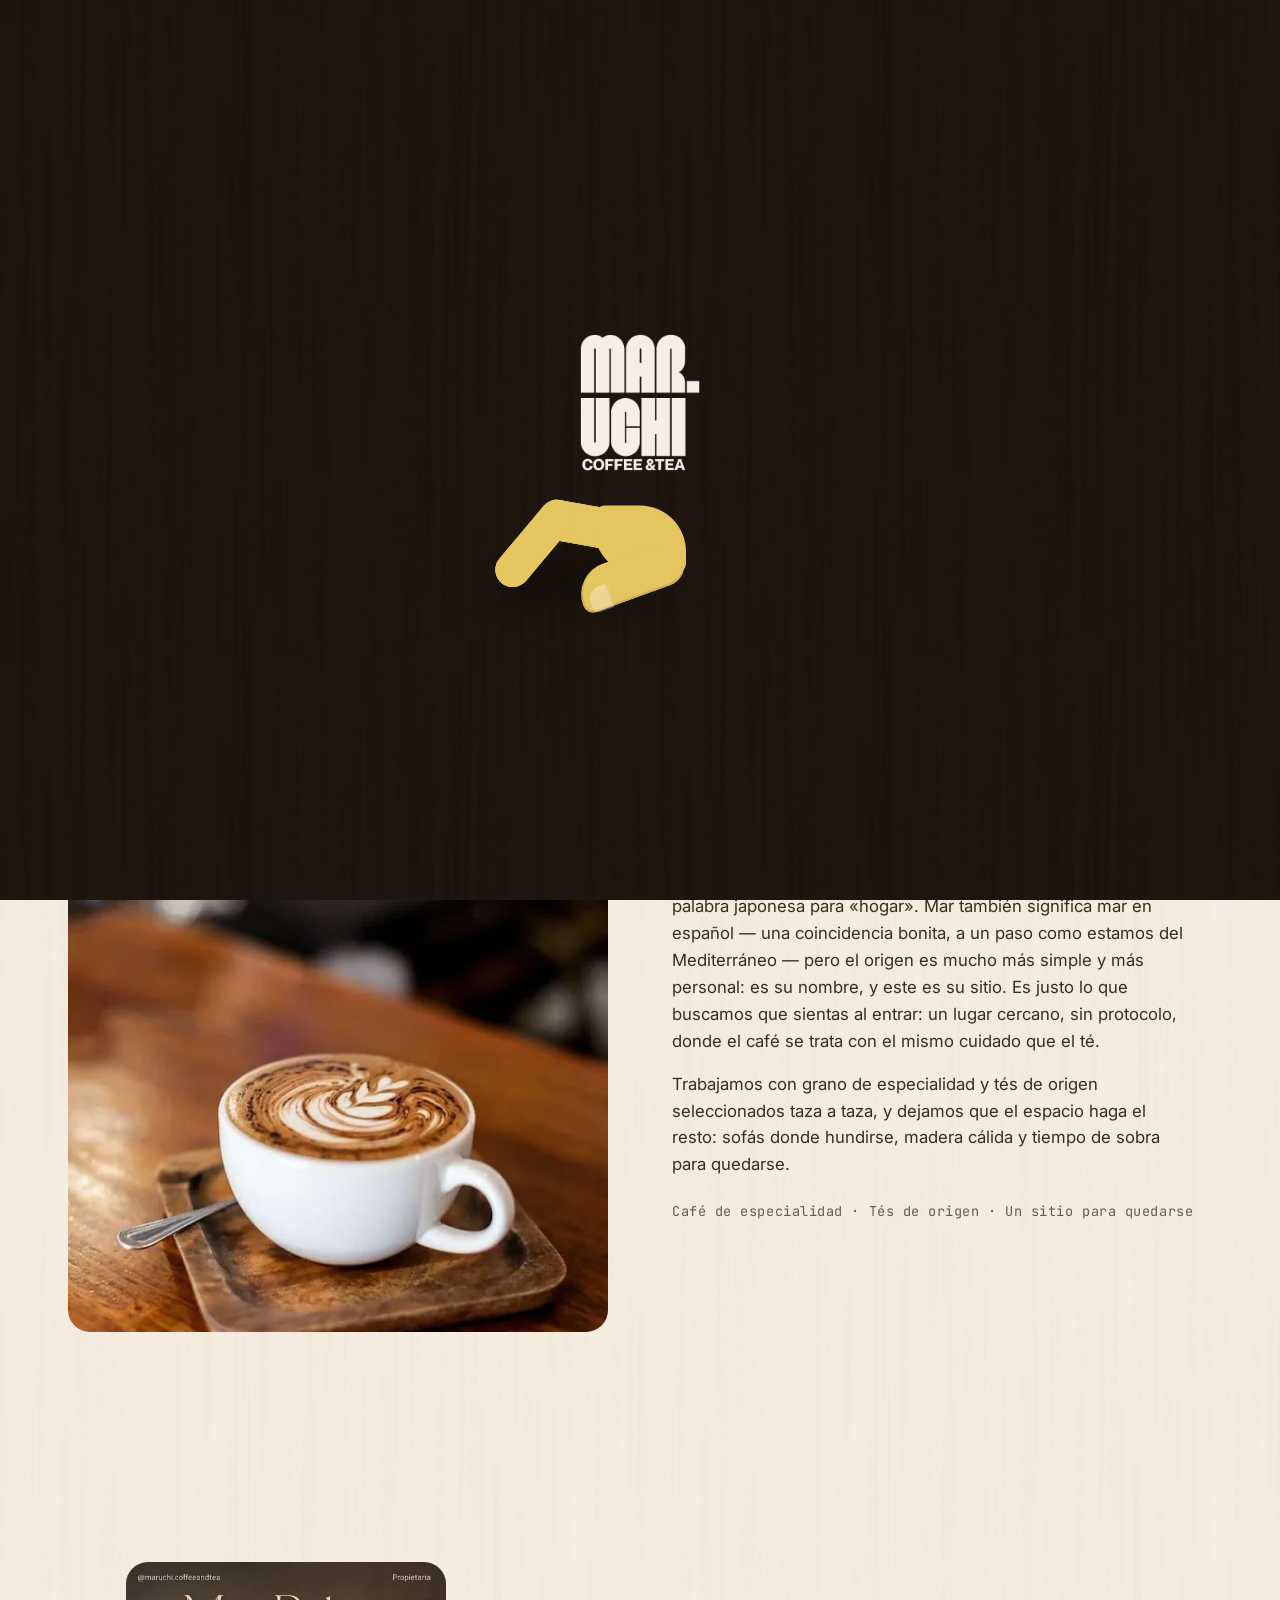
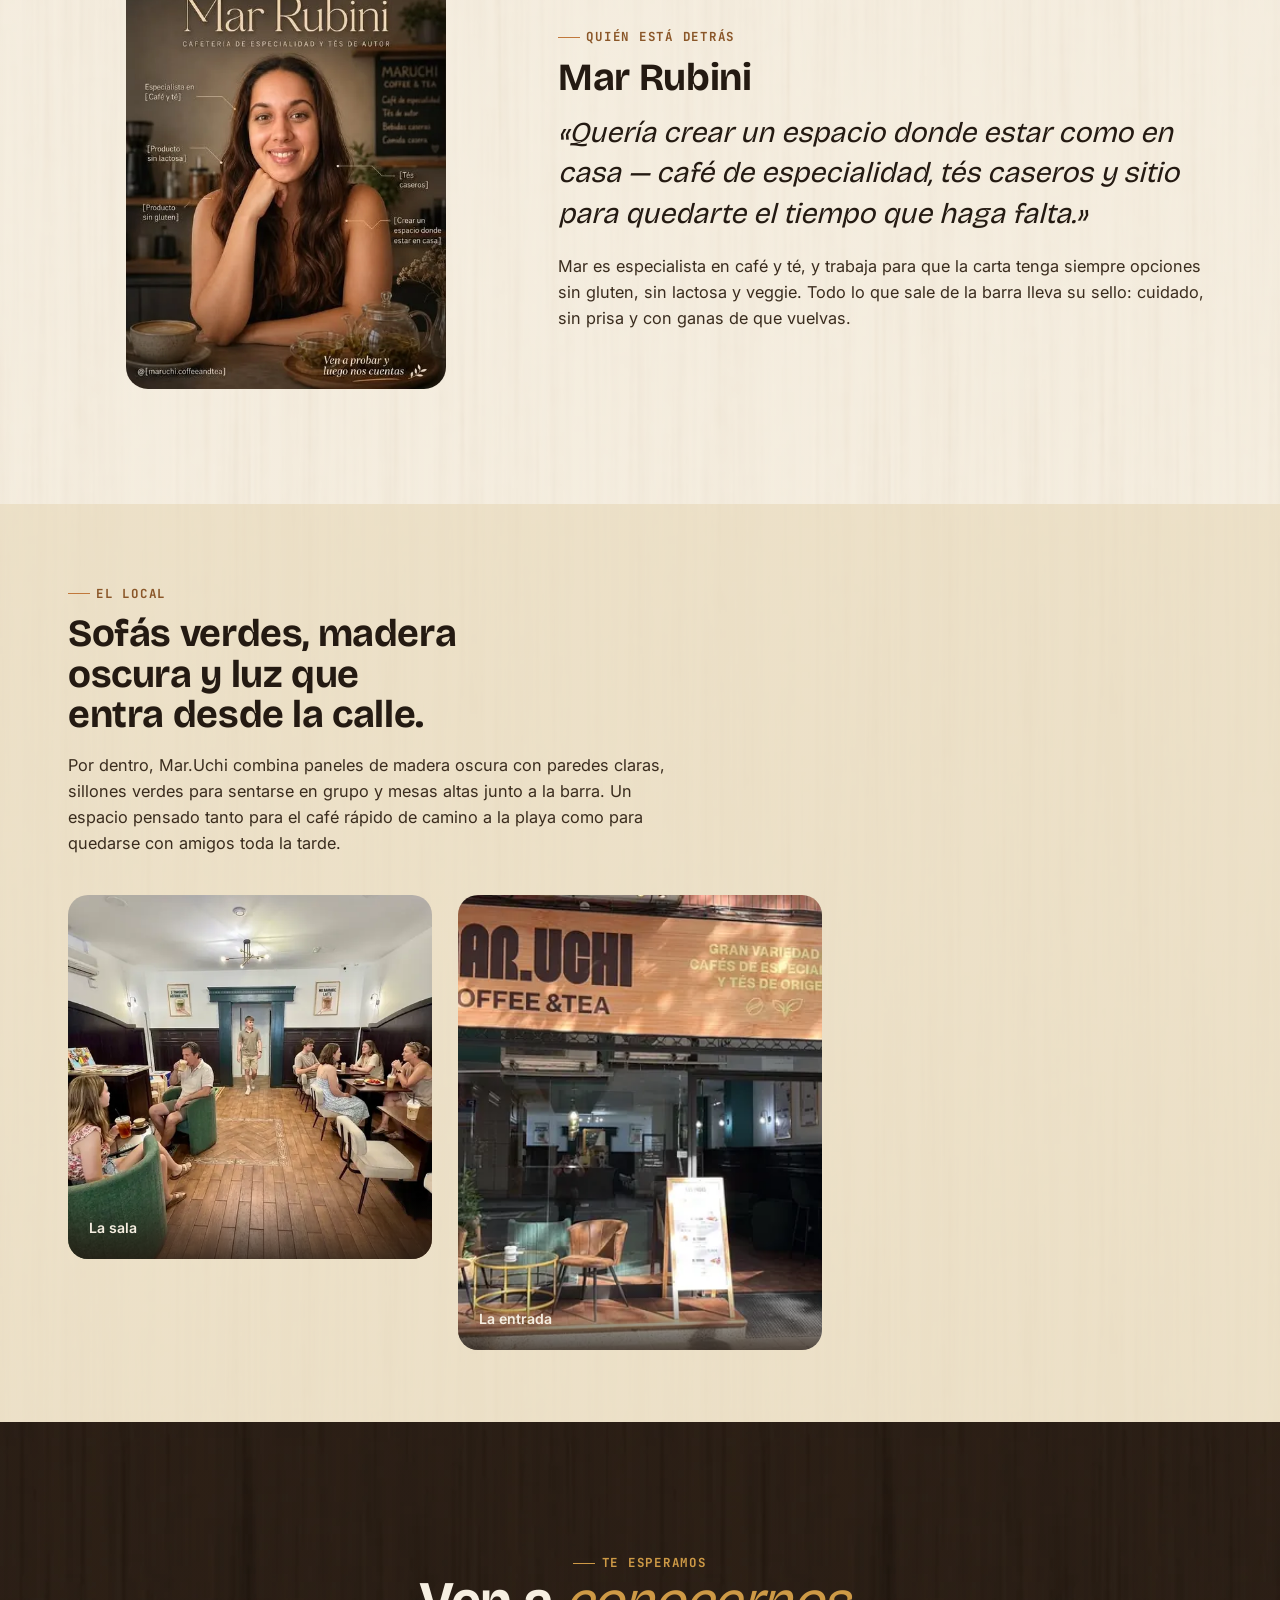
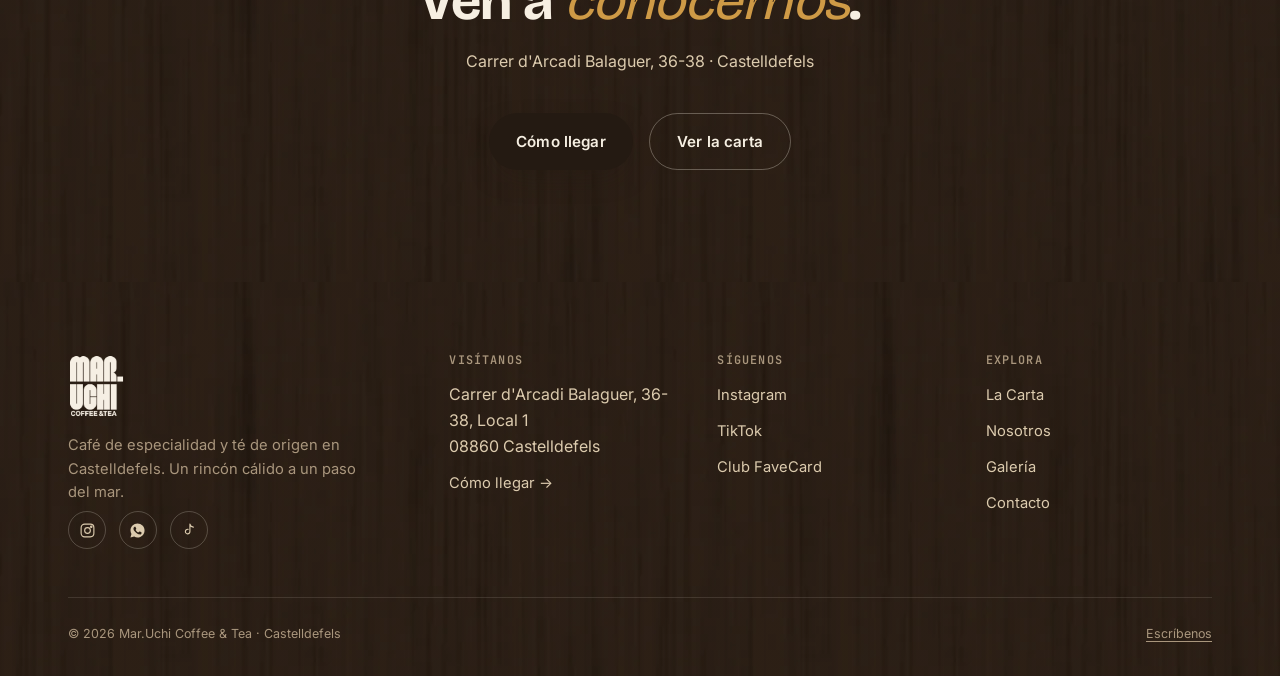
<file: sobre-nosotros.html>
<!doctype html>
<html lang="es">
<head>
<meta charset="utf-8">
<meta name="viewport" content="width=device-width, initial-scale=1">
<title>Nosotros · Mar.Uchi Coffee & Tea</title>
<meta name="description" content="La historia detrás de Mar.Uchi Coffee & Tea: por qué el nombre, cómo es el espacio y qué nos importa en cada taza.">
<meta name="theme-color" content="#F6EFE2">
<link rel="canonical" href="sobre-nosotros.html">
<link rel="icon" href="favicon.svg" type="image/svg+xml">
<link rel="preconnect" href="https://fonts.googleapis.com">
<link rel="preconnect" href="https://fonts.gstatic.com" crossorigin>
<link rel="stylesheet" href="https://fonts.googleapis.com/css2?family=Bricolage+Grotesque:opsz,wght@12..96,400..800&family=Inter:wght@300..700&family=JetBrains+Mono:wght@400..600&display=swap">
<link rel="preload" as="image" href="assets/img/interior-grupo.webp" fetchpriority="high">
<link rel="stylesheet" href="styles.css?v=202609142202">
</head>
<body>
<div id="page-loader" class="page-loader" aria-hidden="true">
  <div class="loader-inner">
    <img class="loader-logo" src="assets/img/logo-cream.webp" alt="" width="640" height="724">
    <div class="🤚">
      <div class="👉"></div>
      <div class="👉"></div>
      <div class="👉"></div>
      <div class="👉"></div>
      <div class="🌴"></div>
      <div class="👍"></div>
    </div>
  </div>
</div>
<script>
(function () {
  var loader = document.getElementById('page-loader');
  if (!loader) return;
  var root = document.documentElement;

  /* Marca cualquier clic en un enlace a OTRA página del propio sitio,
     para que esa página sepa que no debe mostrar la pantalla de carga
     (solo debe verse al abrir la web o al recargar). */
  document.addEventListener('click', function (e) {
    var a = e.target.closest('a');
    if (!a || !a.href) return;
    var url;
    try { url = new URL(a.href, location.href); } catch (err) { return; }
    if (url.origin !== location.origin) return;
    if (a.target && a.target !== '' && a.target !== '_self') return;
    if (a.hasAttribute('download')) return;
    if (url.pathname === location.pathname && url.search === location.search) return;
    try { sessionStorage.setItem('marUchiNav', '1'); } catch (err) {}
  }, true);

  var cameFromNav = false;
  try { cameFromNav = sessionStorage.getItem('marUchiNav') === '1'; } catch (err) {}

  if (cameFromNav) {
    try { sessionStorage.removeItem('marUchiNav'); } catch (err) {}
    loader.style.display = 'none';
  } else {
    root.classList.add('has-loader');
    window.setTimeout(function () {
      loader.classList.add('is-hidden');
      root.classList.remove('has-loader');
      window.setTimeout(function () { loader.style.display = 'none'; }, 550);
    }, 3000);
  }
})();
</script>
<a class="skip-link" href="#contenido">Saltar al contenido</a>

<header class="masthead" data-masthead>
  <div class="container masthead-row">
    <a class="brand-mark" href="index.html" aria-label="Mar.Uchi Coffee & Tea — Inicio">
      <img class="logo-mark logo-dark" src="assets/img/logo-dark.webp" alt="Mar.Uchi Coffee & Tea" width="640" height="724">
      <img class="logo-mark logo-cream" src="assets/img/logo-cream.webp" alt="Mar.Uchi Coffee & Tea" width="640" height="724">
    </a>
    <nav class="nav-links" aria-label="Navegación principal">
      <a href="index.html">Inicio</a>
      <a href="carta.html">La Carta</a>
      <a href="sobre-nosotros.html" aria-current="page">Nosotros</a>
      <a href="galeria.html">Galería</a>
      <a href="contacto.html">Contacto</a>
    </nav>
    <div style="display:flex; align-items:center; gap:.7rem;">
      <a class="btn btn-primary btn-sm nav-cta" href="contacto.html#mapa">Cómo llegar</a>
    </div>
  </div>
</header>

<nav class="mobile-dock" aria-label="Navegación móvil">
  <a href="index.html">
    <svg viewBox="0 0 24 24" fill="none" stroke="currentColor" stroke-width="1.7" aria-hidden="true"><path d="M4 11.5 12 4l8 7.5" stroke-linecap="round" stroke-linejoin="round"/><path d="M6 10v9h5v-5.5h2V19h5v-9" stroke-linecap="round" stroke-linejoin="round"/></svg>
    <span>Inicio</span>
  </a>
  <a href="carta.html">
    <svg viewBox="0 0 24 24" fill="none" stroke="currentColor" stroke-width="1.7" aria-hidden="true"><path d="M4 9h13v5a5 5 0 0 1-5 5H9a5 5 0 0 1-5-5V9Z" stroke-linecap="round" stroke-linejoin="round"/><path d="M17 10h1.5a2.5 2.5 0 0 1 0 5H17" stroke-linecap="round"/><path d="M8 6c0-1 1-1 1-2s-1-1-1-2M12 6c0-1 1-1 1-2s-1-1-1-2" stroke-linecap="round"/></svg>
    <span>La Carta</span>
  </a>
  <a href="sobre-nosotros.html" aria-current="page">
    <svg viewBox="0 0 24 24" fill="none" stroke="currentColor" stroke-width="1.7" aria-hidden="true"><path d="M12 21s-6.7-4.2-9.3-8.6C.9 9 2.7 5.5 6.2 5.5c2 0 3.6 1.1 4.5 2.6.9-1.5 2.5-2.6 4.5-2.6 3.5 0 5.3 3.5 3.5 6.9C18.7 16.8 12 21 12 21Z" stroke-linecap="round" stroke-linejoin="round"/></svg>
    <span>Nosotros</span>
  </a>
  <a href="galeria.html">
    <svg viewBox="0 0 24 24" fill="none" stroke="currentColor" stroke-width="1.7" aria-hidden="true"><rect x="3.5" y="4.5" width="17" height="15" rx="2.5"/><circle cx="8.5" cy="9.5" r="1.6"/><path d="M20 16.5 15 11l-4 4.5-2.5-2.5-5 5" stroke-linecap="round" stroke-linejoin="round"/></svg>
    <span>Galería</span>
  </a>
  <a href="contacto.html">
    <svg viewBox="0 0 24 24" fill="none" stroke="currentColor" stroke-width="1.7" aria-hidden="true"><path d="M12 21.5S5 15 5 9.8a7 7 0 1 1 14 0c0 5.2-7 11.7-7 11.7Z" stroke-linecap="round" stroke-linejoin="round"/><circle cx="12" cy="9.5" r="2.4"/></svg>
    <span>Contacto</span>
  </a>
</nav>

<main id="contenido">

  <section class="hero-page">
    <div class="container hero-page-grid">
      <div>
        <p class="eyebrow">Nuestra historia</p>
        <h1 class="hero-page-title" style="margin-top:.6rem;">El mar, <em>tan cerca</em>.</h1>
        <p class="hero-page-lede" style="margin-top:1rem;">Castelldefels tiene playa a un paso y una calle tranquila donde nos instalamos para hacer una sola cosa bien: café bueno, servido sin prisa.</p>
      </div>
      <div class="photo-card" style="aspect-ratio:4/3;">
        <img src="assets/img/interior-grupo.webp" alt="Grupo de clientes charlando en el interior de Mar.Uchi Coffee & Tea" loading="eager" fetchpriority="high" decoding="async">
      </div>
    </div>
  </section>

  <section class="section">
    <div class="container about-split">
      <img src="assets/img/latte-art.webp" alt="Café con latte art servido en barra en Mar.Uchi Coffee & Tea" loading="lazy" decoding="async" class="reveal">
      <div>
        <p class="eyebrow reveal">Mar + Uchi</p>
        <h2 class="reveal" style="margin-top:.6rem; font-size:clamp(1.9rem,3.6vw,2.7rem);">«Mar» y «Uchi»</h2>
        <p class="reveal" style="margin-top:1.1rem; color:var(--ink-soft); font-size:1.05rem;">El nombre lleva el de nuestra propietaria, Mar, junto a «uchi» (家), la palabra japonesa para «hogar». Mar también significa mar en español — una coincidencia bonita, a un paso como estamos del Mediterráneo — pero el origen es mucho más simple y más personal: es su nombre, y este es su sitio. Es justo lo que buscamos que sientas al entrar: un lugar cercano, sin protocolo, donde el café se trata con el mismo cuidado que el té.</p>
        <p class="reveal" style="margin-top:1rem; color:var(--ink-soft); font-size:1.05rem;">Trabajamos con grano de especialidad y tés de origen seleccionados taza a taza, y dejamos que el espacio haga el resto: sofás donde hundirse, madera cálida y tiempo de sobra para quedarse.</p>
        <p class="reveal" style="margin-top:1.4rem; font-family:var(--font-mono); font-size:.85rem; letter-spacing:.04em; color:var(--ink-mute);">Café de especialidad · Tés de origen · Un sitio para quedarse</p>
      </div>
    </div>
  </section>

  <section class="section">
    <div class="container">
      <div class="owner-band">
        <img src="assets/img/mar-owner.webp" alt="Mar Rubini, propietaria de Mar.Uchi Coffee & Tea" loading="lazy" decoding="async">
        <div>
          <p class="eyebrow reveal">Quién está detrás</p>
          <h2 class="reveal" style="margin-top:.6rem; font-size:clamp(1.8rem,3.4vw,2.4rem);">Mar Rubini</h2>
          <blockquote class="reveal" style="margin-top:1rem;">«Quería crear un espacio donde estar como en casa — café de especialidad, tés caseros y sitio para quedarte el tiempo que haga falta.»</blockquote>
          <p class="reveal" style="margin-top:1.2rem; color:var(--ink-soft); font-size:1.02rem;">Mar es especialista en café y té, y trabaja para que la carta tenga siempre opciones sin gluten, sin lactosa y veggie. Todo lo que sale de la barra lleva su sello: cuidado, sin prisa y con ganas de que vuelvas.</p>
        </div>
      </div>
    </div>
  </section>

  <section class="section section-tight bg-sand">
    <div class="container">
      <p class="eyebrow reveal">El local</p>
      <h2 class="reveal" style="margin-top:.6rem; font-size:clamp(1.8rem,3.4vw,2.4rem); max-width:20ch;">Sofás verdes, madera oscura y luz que entra desde la calle.</h2>
      <p class="reveal" style="margin-top:1.1rem; max-width:60ch; color:var(--ink-soft); font-size:1.02rem;">Por dentro, Mar.Uchi combina paneles de madera oscura con paredes claras, sillones verdes para sentarse en grupo y mesas altas junto a la barra. Un espacio pensado tanto para el café rápido de camino a la playa como para quedarse con amigos toda la tarde.</p>
      <div class="grid-3" style="margin-top:2.4rem;" data-stagger>
        <a class="photo-card reveal g-featured" href="galeria.html" style="aspect-ratio:1/1;">
          <img src="assets/img/interior-grupo-thumb.webp" alt="Interior con sillones verdes de Mar.Uchi Coffee & Tea" loading="lazy" decoding="async">
          <span class="photo-card-caption">La sala</span>
        </a>
        <a class="photo-card reveal" href="galeria.html">
          <img src="assets/img/hero-fachada-thumb.webp" alt="Entrada y terraza de Mar.Uchi Coffee & Tea" loading="lazy" decoding="async">
          <span class="photo-card-caption">La entrada</span>
        </a>
      </div>
    </div>
  </section>

  <section class="section-dark cta-band">
    <div class="container">
      <p class="eyebrow reveal" style="justify-content:center;">Te esperamos</p>
      <h2 class="reveal">Ven a <em>conocernos</em>.</h2>
      <p class="reveal">Carrer d'Arcadi Balaguer, 36-38 · Castelldefels</p>
      <div class="hero-cta-row reveal">
        <a class="btn btn-primary" href="contacto.html#mapa">Cómo llegar</a>
        <a class="btn btn-ghost" href="carta.html">Ver la carta</a>
      </div>
    </div>
  </section>

</main>

<footer class="site-footer">
  <div class="container">
    <div class="footer-grid">
      <div class="footer-brand">
        <a class="brand-mark" href="index.html" aria-label="Mar.Uchi Coffee & Tea — Inicio">
          <img class="logo-mark logo-dark" src="assets/img/logo-dark.webp" alt="Mar.Uchi Coffee & Tea" width="640" height="724">
          <img class="logo-mark logo-cream" src="assets/img/logo-cream.webp" alt="Mar.Uchi Coffee & Tea" width="640" height="724">
        </a>
        <p>Café de especialidad y té de origen en Castelldefels. Un rincón cálido a un paso del mar.</p>
        <div class="footer-social">
          <a href="https://www.instagram.com/maruchi.coffeeandtea/" target="_blank" rel="noopener" aria-label="Instagram de Mar.Uchi">
            <svg viewBox="0 0 24 24" fill="none" stroke="currentColor" stroke-width="1.6"><rect x="3" y="3" width="18" height="18" rx="5"/><circle cx="12" cy="12" r="4"/><circle cx="17.3" cy="6.7" r="1"/></svg>
          </a>
          <a href="https://wa.me/34686510792" target="_blank" rel="noopener" aria-label="WhatsApp de Mar.Uchi">
            <svg viewBox="0 0 24 24" fill="currentColor"><path d="M12.04 2C6.58 2 2.13 6.45 2.13 11.91c0 1.75.46 3.46 1.32 4.96L2.05 22l5.25-1.38a9.9 9.9 0 0 0 4.74 1.21h.01c5.46 0 9.9-4.45 9.9-9.91 0-2.65-1.03-5.14-2.9-7.01A9.82 9.82 0 0 0 12.04 2Zm5.8 14.09c-.24.68-1.4 1.32-1.93 1.4-.5.08-1.12.11-1.8-.11-.42-.13-.96-.31-1.65-.6-2.9-1.25-4.8-4.16-4.94-4.35-.14-.19-1.18-1.57-1.18-3 0-1.42.75-2.12 1.02-2.41.26-.29.57-.36.76-.36l.55.01c.18.01.41-.07.64.49.24.58.81 2 .88 2.15.07.15.12.32.02.51-.09.19-.14.31-.28.48-.14.16-.29.36-.42.49-.14.13-.28.28-.12.55.16.28.71 1.17 1.53 1.9 1.05.94 1.94 1.23 2.22 1.37.28.14.44.12.61-.07.16-.19.68-.79.87-1.06.18-.28.36-.23.6-.14.24.09 1.55.73 1.82.86.26.14.44.2.5.32.07.11.07.66-.17 1.34Z"/></svg>
          </a>
          <a href="https://www.tiktok.com/@maruchi.coffeeandtea" target="_blank" rel="noopener" aria-label="TikTok de Mar.Uchi">
            <svg viewBox="0 0 24 24" fill="none" stroke="currentColor" stroke-width="1.6"><path d="M14 3v10.5a3.2 3.2 0 1 1-2.6-3.14M14 3c.5 2.4 2.2 4 4.8 4.2" stroke-linecap="round" stroke-linejoin="round"/></svg>
          </a>
        </div>
      </div>
      <div class="footer-col">
        <h4>Visítanos</h4>
        <ul>
          <li>Carrer d'Arcadi Balaguer, 36-38, Local 1<br>08860 Castelldefels</li>
          <li><a href="contacto.html#mapa">Cómo llegar →</a></li>
        </ul>
      </div>
      <div class="footer-col">
        <h4>Síguenos</h4>
        <ul>
          <li><a href="https://www.instagram.com/maruchi.coffeeandtea/" target="_blank" rel="noopener">Instagram</a></li>
          <li><a href="https://www.tiktok.com/@maruchi.coffeeandtea" target="_blank" rel="noopener">TikTok</a></li>
          <li><a href="https://my.favecard.co/maruchi-coffee-tea" target="_blank" rel="noopener">Club FaveCard</a></li>
        </ul>
      </div>
      <div class="footer-col">
        <h4>Explora</h4>
        <ul>
          <li><a href="carta.html">La Carta</a></li>
          <li><a href="sobre-nosotros.html">Nosotros</a></li>
          <li><a href="galeria.html">Galería</a></li>
          <li><a href="contacto.html">Contacto</a></li>
        </ul>
      </div>
    </div>
    <div class="footer-bottom">
      <p>© 2026 Mar.Uchi Coffee &amp; Tea · Castelldefels</p>
      <p><a href="contacto.html">Escríbenos</a></p>
    </div>
  </div>
</footer>

<script defer src="lib/gsap.min.js"></script>
<script defer src="lib/ScrollTrigger.min.js"></script>
<script defer src="lib/manifest.js"></script>
<script defer src="main.js?v=202609142202"></script>
</body>
</html>
</file>
<file: styles.css>
/* =============================================================
   MAR.UCHI COFFEE & TEA — styles.css
   Café de especialidad y té de origen · Castelldefels
   Archetype: Editorial Light Cream (adaptado) — ver skill de diseño
   ============================================================= */

/* =============================================================
   1. Tokens
   ============================================================= */
:root {
  --bg:          #F6EFE2;   /* crema cálido — paredes / fachada */
  --bg-2:        #ECE0C7;   /* arena / madera clara */
  --paper:       #FFFFFF;
  --ink:         #241A12;   /* marrón casi negro — rótulo real */
  --ink-soft:    #3A2C1E;
  --ink-mute:    #675A49;   /* oscurecido para cumplir contraste AA sobre crema */
  --accent:      #C1783B;   /* terracota / madera del toldo — SOLO decorativo (fondos, iconos, bordes) */
  --accent-strong: #8A5628; /* terracota oscurecida — usar para TEXTO sobre fondo claro (AA) */
  --accent-2:    #4B5D3F;   /* verde musgo — sillones del local */
  --gold:        #CE9A46;   /* dorado del rótulo "especialidad" */
  --line:        rgba(36,26,18,.14);
  --line-soft:   rgba(36,26,18,.08);
  --shadow-soft: 0 20px 60px -25px rgba(36,26,18,.35);

  --bg-dark:     #241A12;
  --bg-dark-2:   #33251A;
  --cream:       #F6EFE2;
  --cream-2:     #DCCBAE;
  --cream-mute:  #A9967D;

  --font-display: "Bricolage Grotesque", "Segoe UI", system-ui, sans-serif;
  --font-sans:    "Inter", -apple-system, BlinkMacSystemFont, "Segoe UI", system-ui, sans-serif;
  --font-mono:    "JetBrains Mono", "SFMono-Regular", Consolas, monospace;

  --ease-out:    cubic-bezier(0.16, 1, 0.3, 1);
  --ease-in:     cubic-bezier(0.7, 0, 0.84, 0);
  --ease-soft:   cubic-bezier(0.25, 0.46, 0.45, 0.94);
  --ease-bounce: cubic-bezier(0.34, 1.56, 0.64, 1);

  --nav-h: 76px;
  --container: 1240px;
  --gutter: clamp(1.25rem, 4vw, 3rem);
}

/* =============================================================
   2. Reset & base
   ============================================================= */
*, *::before, *::after { box-sizing: border-box; margin: 0; }
html {
  -webkit-text-size-adjust: 100%;
  tab-size: 2;
  scroll-behavior: smooth;
  overflow-x: clip;
}
@media (prefers-reduced-motion: reduce) {
  html { scroll-behavior: auto; }
}
body {
  font-family: var(--font-sans);
  font-size: 16px;
  line-height: 1.6;
  background-color: var(--bg);
  background-image:
    linear-gradient(rgba(246,239,226,.83), rgba(246,239,226,.83)),
    url("assets/img/wood-oak-tile.webp");
  background-repeat: repeat;
  background-size: 640px 640px;
  color: var(--ink);
  -webkit-font-smoothing: antialiased;
  -moz-osx-font-smoothing: grayscale;
  text-rendering: optimizeLegibility;
  overflow-x: clip;
  overscroll-behavior-y: none;
}
img, svg, video { display: block; max-width: 100%; }
img { height: auto; }
button { font: inherit; color: inherit; cursor: pointer; border: 0; background: none; }
a { color: inherit; text-decoration: none; }
p { text-wrap: pretty; }
h1, h2, h3, h4 { text-wrap: balance; line-height: 1.05; letter-spacing: -0.01em; font-family: var(--font-display); }
ul, ol { list-style: none; padding: 0; }
::selection { background: var(--accent); color: var(--cream); }

:focus-visible {
  outline: 2px solid var(--accent);
  outline-offset: 3px;
  border-radius: 4px;
}

/* View transitions between pages (native, no library) */
@view-transition { navigation: auto; }
::view-transition-old(root),
::view-transition-new(root) {
  animation-duration: 0.5s;
  animation-timing-function: cubic-bezier(0.16, 1, 0.3, 1);
}
::view-transition-old(root) { animation-name: mu-fade-out; }
::view-transition-new(root) { animation-name: mu-fade-in; }
@keyframes mu-fade-out { to { opacity: 0; transform: translateY(-10px); } }
@keyframes mu-fade-in { from { opacity: 0; transform: translateY(10px); } }

/* =============================================================
   3. Utilities
   ============================================================= */
.skip-link {
  position: fixed; top: -100px; left: 1rem;
  padding: .7rem 1.1rem; background: var(--ink); color: var(--cream);
  z-index: 9999; border-radius: 8px; font-weight: 600; font-size: .9rem;
  transition: top .25s var(--ease-out);
}
.skip-link:focus { top: 1rem; }

.container {
  max-width: var(--container);
  margin-inline: auto;
  padding-inline: var(--gutter);
}

.eyebrow {
  display: inline-flex; align-items: center; gap: .5em;
  font-family: var(--font-mono);
  font-size: .78rem;
  letter-spacing: .14em;
  text-transform: uppercase;
  color: var(--accent-strong);
  font-weight: 700;
}
.eyebrow::before {
  content: "";
  width: 22px; height: 1px;
  background: var(--accent);
  display: inline-block;
}

.section { position: relative; padding-block: clamp(4rem, 9vw, 8rem); }
.section-tight { padding-block: clamp(2.5rem, 6vw, 4.5rem); }
.bg-sand {
  background-color: var(--bg-2);
  background-image:
    linear-gradient(rgba(236,224,199,.93), rgba(236,224,199,.93)),
    url("assets/img/wood-oak-tile.webp");
  background-repeat: repeat;
  background-size: 640px 640px;
}
.section-dark {
  background-color: var(--bg-dark);
  background-image:
    linear-gradient(rgba(36,26,18,.4), rgba(36,26,18,.4)),
    url("assets/img/wood-walnut-tile.webp");
  background-repeat: repeat;
  background-size: 640px 640px;
  color: var(--cream);
}
.section-dark .eyebrow { color: var(--gold); }
.section-dark .eyebrow::before { background: var(--gold); }

.sr-only {
  position: absolute; width: 1px; height: 1px; padding: 0;
  margin: -1px; overflow: hidden; clip: rect(0,0,0,0); white-space: nowrap; border: 0;
}

.btn {
  display: inline-flex; align-items: center; gap: .6em;
  padding: .95rem 1.7rem;
  border-radius: 999px;
  font-family: var(--font-sans);
  font-weight: 600;
  font-size: .95rem;
  letter-spacing: .01em;
  transition: transform .45s var(--ease-out), background-color .3s var(--ease-out), color .3s var(--ease-out), box-shadow .3s var(--ease-out);
  white-space: nowrap;
}
.btn-primary {
  background: var(--ink);
  color: var(--cream);
  box-shadow: 0 10px 30px -12px rgba(36,26,18,.5);
}
.btn-primary:hover { background: var(--accent); transform: translateY(-2px); box-shadow: 0 16px 34px -12px rgba(193,120,59,.55); }
.btn-ghost {
  background: transparent;
  color: var(--ink);
  border: 1.5px solid var(--line);
}
.btn-ghost:hover { border-color: var(--accent-strong); color: var(--accent-strong); transform: translateY(-2px); }
.section-dark .btn-ghost { color: var(--cream); border-color: rgba(246,239,226,.3); }
.section-dark .btn-ghost:hover { border-color: var(--gold); color: var(--gold); }
.btn-sm { padding: .7rem 1.25rem; font-size: .85rem; }

/* =============================================================
   4. Nav
   ============================================================= */
.masthead {
  position: fixed; inset-inline: 0; top: 0; z-index: 200;
  height: var(--nav-h);
  display: flex; align-items: center;
  background: transparent;
  transition: background-color .4s var(--ease-out), box-shadow .4s var(--ease-out), border-color .4s var(--ease-out);
  border-bottom: 1px solid transparent;
}
/* Velo oscuro detrás de la cabecera cuando va sobre la foto: sin esto,
   el texto claro pierde contraste en zonas luminosas de la imagen
   (p. ej. el cartel de madera). Se difumina hacia abajo para que no
   se note como una barra sólida. */
.masthead-on-photo:not(.is-scrolled)::before {
  content: "";
  position: absolute;
  inset: 0 0 auto 0;
  height: 190px;
  background: linear-gradient(to bottom,
    rgba(18,12,7,.72) 0%,
    rgba(18,12,7,.5) 35%,
    rgba(18,12,7,.22) 65%,
    rgba(18,12,7,0) 100%);
  pointer-events: none;
  z-index: -1;
}
/* Cabecera sobre una foto (solo portada): texto claro + sombra para
   garantizar contraste sobre cualquier zona de la imagen, clara u oscura. */
.masthead-on-photo:not(.is-scrolled) .brand-mark,
.masthead-on-photo:not(.is-scrolled) .nav-links a {
  color: var(--cream);
  text-shadow: 0 1px 10px rgba(20,14,9,.55);
}
.masthead-on-photo:not(.is-scrolled) .brand-mark small {
  color: var(--cream-2);
  text-shadow: 0 1px 8px rgba(20,14,9,.55);
}
.masthead-on-photo:not(.is-scrolled) .nav-links a:hover,
.masthead-on-photo:not(.is-scrolled) .nav-links a[aria-current="page"] {
  color: var(--gold);
}
.masthead-on-photo:not(.is-scrolled) .nav-links a::after { background: var(--gold); }
.masthead.is-scrolled {
  background: rgba(246,239,226,.88);
  backdrop-filter: blur(14px) saturate(140%);
  -webkit-backdrop-filter: blur(14px) saturate(140%);
  border-bottom-color: var(--line);
}
@supports not (backdrop-filter: blur(1px)) {
  .masthead.is-scrolled { background: rgba(246,239,226,.98); }
}
.masthead-row {
  width: 100%;
  display: flex; align-items: center; justify-content: space-between;
  gap: 1.5rem;
}
.brand-mark {
  display: flex; align-items: center; line-height: 1;
}
.brand-mark span { display: block; }
.brand-mark .dot { color: var(--accent); display: inline; }
.brand-mark small {
  font-family: var(--font-mono);
  font-weight: 500;
  font-size: .56rem;
  letter-spacing: .16em;
  color: var(--ink-mute);
  text-transform: uppercase;
}
.brand-mark .logo-mark {
  height: 46px;
  width: auto;
  display: block;
  transition: opacity .3s var(--ease-out);
}
.brand-mark .logo-cream { display: none; }
.masthead-on-photo:not(.is-scrolled) .brand-mark .logo-dark { display: none; }
.masthead-on-photo:not(.is-scrolled) .brand-mark .logo-cream { display: block; }

.nav-links {
  display: none;
  align-items: center;
  gap: 2.1rem;
  font-size: .92rem;
  font-weight: 500;
}
@media (min-width: 960px) { .nav-links { display: flex; } }
.nav-links a {
  position: relative;
  padding-block: .3rem;
  color: var(--ink-soft);
  transition: color .3s var(--ease-out);
}
.nav-links a::after {
  content: "";
  position: absolute; left: 0; right: 100%; bottom: -2px;
  height: 1.5px; background: var(--accent);
  transition: right .35s var(--ease-out);
}
.nav-links a:hover { color: var(--ink); }
.nav-links a:hover::after,
.nav-links a[aria-current="page"]::after { right: 0; }
.nav-links a[aria-current="page"] { color: var(--ink); font-weight: 600; }

.nav-cta { display: inline-flex; }

/* =============================================================
   4b. Dock de navegación móvil (menú inferior flotante)
   Adaptado de un componente de mymiamo (uiverse.io) — misma idea de
   isla flotante con cristal esmerilado, con los colores, iconos y
   enlaces de Mar.Uchi. Sustituye al antiguo botón de hamburguesa +
   panel a pantalla completa: mismas 5 páginas, siempre visible en
   móvil/tablet.
   ============================================================= */
.mobile-dock {
  position: fixed;
  left: 50%;
  bottom: 14px;
  bottom: calc(14px + env(safe-area-inset-bottom));
  transform: translateX(-50%);
  width: calc(100% - 24px);
  max-width: 430px;
  z-index: 250;
  display: flex;
  justify-content: space-between;
  gap: 2px;
  padding: 7px;
  border-radius: 999rem;
  background: rgba(36, 26, 18, .7);
  border: 1px solid rgba(246, 239, 226, .14);
  backdrop-filter: blur(16px) saturate(160%);
  -webkit-backdrop-filter: blur(16px) saturate(160%);
  box-shadow: 0 16px 36px -14px rgba(20, 14, 9, .55);
}
@media (min-width: 960px) { .mobile-dock { display: none; } }

.mobile-dock a {
  display: flex;
  flex-direction: column;
  align-items: center;
  justify-content: center;
  gap: 3px;
  flex: 1 1 0;
  min-width: 0;
  padding: 7px 2px 6px;
  border-radius: 999rem;
  color: var(--cream-mute);
  text-decoration: none;
  -webkit-tap-highlight-color: transparent;
  transition: background .2s var(--ease-out), color .2s var(--ease-out), transform .18s var(--ease-out);
}
.mobile-dock a svg { width: 19px; height: 19px; flex-shrink: 0; }
.mobile-dock a span {
  font-family: var(--font-mono);
  font-size: .54rem;
  font-weight: 600;
  letter-spacing: .01em;
  line-height: 1;
  white-space: nowrap;
}
.mobile-dock a:hover { color: var(--cream); }
.mobile-dock a:active { transform: scale(.93); }
.mobile-dock a[aria-current="page"] {
  background: var(--accent);
  color: var(--cream);
  box-shadow: inset 0 1px 0 rgba(255,255,255,.18);
}

/* =============================================================
   5. Hero (page header, shared pattern for inner pages)
   ============================================================= */
.hero-home {
  position: relative;
  min-height: 100svh;
  display: flex; align-items: flex-end;
  padding-top: var(--nav-h);
  overflow: hidden;
}
.hero-home-bg { position: absolute; inset: 0; z-index: -2; }
.hero-home-bg img {
  width: 100%; height: 100%; object-fit: cover;
  transform: scale(1.06);
}
.hero-home-scrim {
  position: absolute; inset: 0; z-index: -1;
  background: linear-gradient(180deg, rgba(36,26,18,.4) 0%, rgba(36,26,18,.1) 14%, rgba(36,26,18,.14) 40%, rgba(36,26,18,.87) 100%);
}
.hero-home-inner {
  position: relative;
  width: 100%;
  padding-block: clamp(2.5rem, 8vw, 5rem);
  color: var(--cream);
}
.hero-kicker {
  display: flex; align-items: center; gap: .6rem; flex-wrap: wrap;
  font-family: var(--font-mono);
  font-size: .8rem; letter-spacing: .14em; text-transform: uppercase;
  color: var(--cream-2);
  margin-bottom: 1.3rem;
}
.hero-kicker .dot-live {
  width: 7px; height: 7px; border-radius: 50%;
  background: var(--gold);
}
.hero-title {
  font-size: clamp(2.6rem, 7.4vw, 5.6rem);
  font-weight: 700;
  max-width: 15ch;
  color: var(--cream);
}
.hero-title em {
  font-style: italic;
  font-weight: 400;
  color: var(--gold);
}
.hero-sub {
  margin-top: 1.4rem;
  max-width: 46ch;
  font-size: clamp(1.02rem, 1.6vw, 1.2rem);
  color: var(--cream-2);
}
.hero-cta-row {
  margin-top: 2.4rem;
  display: flex; flex-wrap: wrap; gap: 1rem;
}
.hero-home .btn-ghost { color: var(--cream); border-color: rgba(246,239,226,.4); }
.hero-home .btn-ghost:hover { border-color: var(--gold); color: var(--gold); }

/* Steam / aroma signature-effect line, drawn behind hero content */
.hero-aroma {
  position: absolute;
  right: clamp(1rem, 6vw, 8rem);
  top: clamp(4.5rem, 14vh, 9rem);
  width: 130px; height: 190px;
  z-index: 1;
  opacity: .8;
  pointer-events: none;
}
.hero-aroma path {
  fill: none;
  stroke: var(--cream);
  stroke-width: 2.4;
  stroke-linecap: round;
  opacity: .55;
  stroke-dasharray: 1;
  stroke-dashoffset: 1;
}
.hero-aroma.is-drawn path {
  animation: mu-aroma-draw 2.6s var(--ease-soft) forwards, mu-aroma-drift 6s ease-in-out 2.6s infinite alternate;
}
@keyframes mu-aroma-draw { to { stroke-dashoffset: 0; } }
@keyframes mu-aroma-drift {
  from { transform: translateY(0) scaleY(1); opacity: .55; }
  to   { transform: translateY(-8px) scaleY(1.04); opacity: .3; }
}
@media (max-width: 719px) { .hero-aroma { display: none; } }

/* Inner page hero (smaller, used on carta / nosotros / galeria / contacto) */
.hero-page {
  position: relative;
  padding-top: calc(var(--nav-h) + clamp(3.5rem, 9vw, 6rem));
  padding-bottom: clamp(3rem, 7vw, 5rem);
  background-color: var(--bg-2);
  background-image:
    linear-gradient(rgba(236,224,199,.93), rgba(236,224,199,.93)),
    url("assets/img/wood-oak-tile.webp");
  background-repeat: repeat;
  background-size: 640px 640px;
  overflow: hidden;
}
.hero-page::after {
  content: "";
  position: absolute; inset: -80% -10% auto -10%;
  height: 160%;
  background: radial-gradient(45% 40% at 82% 20%, rgba(193,120,59,.16), transparent 72%);
  filter: blur(70px);
  pointer-events: none;
}
.hero-page-grid {
  position: relative;
  display: grid; gap: 2.5rem;
  align-items: end;
}
@media (min-width: 960px) { .hero-page-grid { grid-template-columns: 1.3fr .7fr; } }
.hero-page-title {
  font-size: clamp(2.3rem, 5.6vw, 4.2rem);
  max-width: 14ch;
}
.hero-page-title em { font-style: italic; font-weight: 400; color: var(--accent-strong); }
.hero-page-lede { font-size: 1.05rem; color: var(--ink-soft); max-width: 42ch; }

/* =============================================================
   6. Marquee ticker
   ============================================================= */
.marquee {
  position: relative;
  border-block: 1px solid var(--line);
  background: var(--bg-2);
  overflow: hidden;
  padding-block: 1rem;
}
.marquee-track {
  display: flex;
  width: max-content;
  gap: 3rem;
  animation: mu-marquee 32s linear infinite;
}
@media (prefers-reduced-motion: reduce) {
  .marquee-track { animation-duration: 60s; }
}
.marquee-track span {
  font-family: var(--font-display);
  font-weight: 700;
  font-size: clamp(1.1rem, 2.4vw, 1.6rem);
  color: var(--ink-mute);
  display: inline-flex; align-items: center; gap: 3rem;
  white-space: nowrap;
}
.marquee-track span em { font-style: normal; color: var(--accent-strong); padding-inline: .2em; }
@keyframes mu-marquee { from { transform: translateX(0); } to { transform: translateX(-50%); } }

/* =============================================================
   7. Manifesto / two-col editorial block
   ============================================================= */
.manifesto {
  display: grid; gap: 2.5rem;
}
@media (min-width: 860px) {
  .manifesto { grid-template-columns: .8fr 1.2fr; gap: 4rem; align-items: start; }
}
.manifesto-num {
  font-family: var(--font-mono);
  font-size: 5rem; font-weight: 300;
  color: var(--accent-strong);
  line-height: .8;
}
.manifesto h2 {
  font-size: clamp(1.8rem, 3.6vw, 2.7rem);
  margin-bottom: 1.1rem;
}
.manifesto h2 em { font-style: italic; font-weight: 400; color: var(--accent-strong); }
.manifesto p { font-size: 1.06rem; color: var(--ink-soft); max-width: 56ch; }
.manifesto p + p { margin-top: 1rem; }

/* =============================================================
   8. Cards — menu highlights / pillars / gallery
   ============================================================= */
.grid-3 { display: grid; gap: 1.6rem; grid-template-columns: 1fr; }
@media (min-width: 720px) { .grid-3 { grid-template-columns: repeat(2, 1fr); } }
@media (min-width: 1080px) { .grid-3 { grid-template-columns: repeat(3, 1fr); } }

.tilt-card {
  --mx: 50%; --my: 50%;
  position: relative;
  background-color: var(--paper);
  background-image: url("assets/img/wood-oak-card.webp");
  background-repeat: repeat;
  background-size: 480px 480px;
  border: 1px solid var(--line);
  border-radius: 22px;
  padding: 2rem 1.8rem;
  transition: transform .5s var(--ease-out), box-shadow .5s var(--ease-out), border-color .5s var(--ease-out);
  will-change: transform;
}
.tilt-card::before {
  content: "";
  position: absolute; inset: -1px; border-radius: 22px;
  background: radial-gradient(220px circle at var(--mx) var(--my), rgba(193,120,59,.22), transparent 65%);
  opacity: 0;
  transition: opacity .4s var(--ease-out);
  pointer-events: none;
}
.tilt-card:hover {
  box-shadow: var(--shadow-soft);
  border-color: rgba(193,120,59,.35);
}
.tilt-card:hover::before { opacity: 1; }
.tilt-card-icon {
  width: 46px; height: 46px;
  color: var(--accent-2);
  margin-bottom: 1.3rem;
}
.tilt-card h3 { font-size: 1.28rem; margin-bottom: .55rem; }
.tilt-card p { color: var(--ink-mute); font-size: .95rem; }
.tilt-card .price {
  display: inline-block; margin-top: 1rem;
  font-family: var(--font-mono);
  font-weight: 700; color: var(--accent-strong);
  font-size: .95rem;
}

.photo-card {
  position: relative;
  border-radius: 20px;
  overflow: hidden;
  aspect-ratio: 4/5;
  isolation: isolate;
}
.photo-card img {
  width: 100%; height: 100%; object-fit: cover;
  transition: transform .8s var(--ease-out), filter .6s var(--ease-out);
}
.photo-card:hover img { transform: scale(1.08); filter: saturate(1.15) brightness(1.03); }
.photo-card-caption {
  position: absolute; inset-inline: 0; bottom: 0;
  padding: 1.2rem 1.3rem;
  background: linear-gradient(0deg, rgba(36,26,18,.78), transparent);
  color: var(--cream);
  font-size: .88rem; font-weight: 600;
}

/* =============================================================
   9. Menu (carta.html)
   ============================================================= */
.menu-nav {
  display: flex; flex-wrap: wrap; gap: .6rem;
  margin-bottom: 2.6rem;
}
.menu-nav a {
  padding: .55rem 1.1rem;
  border: 1.5px solid var(--line);
  border-radius: 999px;
  font-size: .86rem; font-weight: 600;
  color: var(--ink-soft);
  transition: all .3s var(--ease-out);
}
.menu-nav a:hover, .menu-nav a:focus-visible { border-color: var(--accent-strong); color: var(--accent-strong); }

.menu-category { padding-block: 2.6rem; border-top: 1px solid var(--line); scroll-margin-top: calc(var(--nav-h) + 1rem); }
.menu-category:first-of-type { border-top: none; padding-top: 0; }
.menu-category-head {
  display: flex; align-items: flex-end; justify-content: space-between;
  gap: 1rem; flex-wrap: wrap;
  margin-bottom: 1.8rem;
}
.menu-category-head h2 { font-size: clamp(1.6rem, 3vw, 2.1rem); }
.menu-category-head p { color: var(--ink-mute); max-width: 40ch; font-size: .93rem; }

.menu-list { display: grid; gap: .3rem; }
.menu-item {
  display: grid;
  grid-template-columns: 1fr auto;
  gap: .3rem 1.2rem;
  padding: 1.15rem .9rem;
  margin-inline: -.9rem;
  border-bottom: 1px dashed var(--line);
  border-radius: 12px;
  cursor: pointer;
  transition: background-color .3s var(--ease-out);
}
.menu-item:hover, .menu-item:focus-visible { background: rgba(193,120,59,.09); }
.menu-item:focus-visible { outline: 2px solid var(--accent-strong); outline-offset: -2px; }
/* Columna de texto (nombre + descripción): es el primer <div> hijo directo
   del grid. Se fija explícitamente a la columna 1 para que el precio
   (que fija su fila) no le robe el hueco ancho por el auto-placement. */
.menu-item > div { grid-column: 1; }
.menu-item-name { font-weight: 700; font-size: 1.08rem; color: var(--ink); }
.menu-item-desc { color: var(--ink-mute); font-size: .89rem; max-width: 48ch; margin-top: .15rem; }
.menu-item-hint {
  display: inline-block; margin-top: .5rem;
  font-family: var(--font-mono); font-size: .72rem; font-weight: 700;
  letter-spacing: .02em; color: var(--accent-strong); opacity: .85;
}
.menu-item:hover .menu-item-hint, .menu-item:focus-visible .menu-item-hint { text-decoration: underline; opacity: 1; }
.menu-item-price {
  grid-column: 2;
  grid-row: 1 / span 2; align-self: center;
  font-family: var(--font-mono); font-weight: 700; color: var(--accent-strong);
  white-space: nowrap;
}
.menu-item-tag {
  display: inline-block; margin-left: .5em;
  font-family: var(--font-mono); font-size: .62rem; letter-spacing: .06em;
  color: var(--accent-2); border: 1px solid rgba(75,93,63,.4);
  border-radius: 999px; padding: .1rem .5rem; vertical-align: middle;
  text-transform: uppercase;
}
.menu-note {
  margin-top: 2.5rem;
  font-size: .85rem; font-style: italic; color: var(--ink-mute);
}

/* =============================================================
   10. Pillars / why-us
   ============================================================= */
.pillars { display: grid; gap: 1.4rem; grid-template-columns: 1fr; }
@media (min-width: 720px) { .pillars { grid-template-columns: repeat(2, 1fr); } }
@media (min-width: 1080px) { .pillars { grid-template-columns: repeat(4, 1fr); } }
.pillar { padding-block: 1.4rem; border-top: 1px solid var(--line); }
.pillar-icon { width: 34px; height: 34px; color: var(--accent-strong); margin-bottom: 1rem; }
.pillar h3 { font-size: 1.05rem; margin-bottom: .4rem; }
.pillar p { color: var(--ink-mute); font-size: .9rem; }

/* =============================================================
   11. Footer CTA + footer
   ============================================================= */
.cta-band {
  text-align: center;
  padding-block: clamp(4rem, 10vw, 7rem);
}
.cta-band h2 { font-size: clamp(2rem, 5vw, 3.4rem); max-width: 18ch; margin-inline: auto; }
.cta-band h2 em { font-style: italic; font-weight: 400; color: var(--gold); }
.cta-band p { margin-top: 1.2rem; color: var(--cream-2); max-width: 44ch; margin-inline: auto; }
.cta-band .hero-cta-row { justify-content: center; }

footer.site-footer {
  background-color: var(--bg-dark);
  background-image:
    linear-gradient(rgba(36,26,18,.4), rgba(36,26,18,.4)),
    url("assets/img/wood-walnut-tile.webp");
  background-repeat: repeat;
  background-size: 640px 640px;
  color: var(--cream-2);
  padding-block: clamp(3rem, 6vw, 4.5rem) 2rem;
}
.footer-grid {
  display: grid; gap: 2.6rem;
  grid-template-columns: 1fr;
}
@media (min-width: 720px) { .footer-grid { grid-template-columns: 1.2fr .8fr .8fr .8fr; } }
.footer-brand .brand-mark { color: var(--cream); }
.footer-brand .brand-mark small { color: var(--cream-mute); }
.footer-brand .brand-mark .logo-mark { height: 64px; }
.footer-brand .brand-mark .logo-dark { display: none; }
.footer-brand .brand-mark .logo-cream { display: block; }
.footer-brand p { margin-top: 1rem; max-width: 34ch; font-size: .92rem; color: var(--cream-mute); }
.footer-col h4 {
  font-family: var(--font-mono); font-size: .74rem; letter-spacing: .1em; text-transform: uppercase;
  color: var(--cream-mute); margin-bottom: 1rem; font-weight: 600;
}
.footer-col ul { display: flex; flex-direction: column; gap: .65rem; }
.footer-col a { font-size: .92rem; transition: color .3s var(--ease-out); }
.footer-col a:hover { color: var(--gold); }
.footer-social { display: flex; gap: .8rem; margin-top: .4rem; }
.footer-social a {
  width: 38px; height: 38px; border-radius: 50%;
  border: 1px solid rgba(246,239,226,.22);
  display: inline-flex; align-items: center; justify-content: center;
  transition: border-color .3s var(--ease-out), background-color .3s var(--ease-out);
}
.footer-social a:hover { border-color: var(--gold); background: rgba(206,154,70,.1); }
.footer-social svg { width: 17px; height: 17px; }
.footer-bottom {
  margin-top: 3rem; padding-top: 1.6rem;
  border-top: 1px solid rgba(246,239,226,.12);
  display: flex; flex-wrap: wrap; gap: .8rem 1.6rem; justify-content: space-between;
  font-size: .78rem; color: var(--cream-mute);
}
.footer-bottom a { text-decoration: underline; text-underline-offset: 3px; }

/* =============================================================
   12. Contact page
   ============================================================= */
.contact-grid {
  display: grid; gap: 3rem;
}
@media (min-width: 960px) { .contact-grid { grid-template-columns: .95fr 1.05fr; align-items: start; } }
/* Cada columna es un flex column con gap propio — así CUALQUIER
   elemento que se añada (tarjeta, mapa, lo que sea) queda separado
   del siguiente sin depender de que ambos sean .contact-card. */
.contact-col { display: flex; flex-direction: column; gap: 1.4rem; }
.contact-card {
  background-color: var(--paper);
  background-image: url("assets/img/wood-oak-card.webp");
  background-repeat: repeat;
  background-size: 480px 480px;
  border: 1px solid var(--line);
  border-radius: 22px;
  padding: 2rem;
}
.contact-card h3 { font-size: 1.15rem; margin-bottom: .8rem; }
.contact-row { display: flex; gap: .9rem; align-items: flex-start; padding-block: .5rem; }
.contact-row svg { width: 20px; height: 20px; color: var(--accent-strong); flex-shrink: 0; margin-top: .15rem; }
.contact-row a, .contact-row p { font-size: .96rem; color: var(--ink-soft); }
.map-embed {
  border-radius: 22px; overflow: hidden;
  border: 1px solid var(--line);
  aspect-ratio: 4/3;
}
@media (min-width: 720px) { .map-embed { aspect-ratio: 16/10; } }
.map-embed iframe { width: 100%; height: 100%; border: 0; }
.map-embed-tall { aspect-ratio: 4/3; }
@media (min-width: 720px) { .map-embed-tall { aspect-ratio: 16/12; } }

/* =============================================================
   13. Gallery page
   ============================================================= */
.gallery-grid {
  display: grid; gap: 1.2rem;
  grid-template-columns: repeat(2, 1fr);
}
@media (min-width: 720px) { .gallery-grid { grid-template-columns: repeat(3, 1fr); } }
.gallery-grid .g-featured { grid-column: span 2; grid-row: span 2; }
@media (max-width: 719px) { .gallery-grid .g-featured { grid-column: span 2; grid-row: span 1; } }
.gallery-item-btn { display: block; width: 100%; height: 100%; text-align: left; }

/* Native <dialog> centers itself via the UA stylesheet's `margin: auto`
   inside its top-layer `inset: 0`, but our global reset (`*{margin:0}`)
   strips that — without overriding it here the dialog collapses to the
   top-left instead of sitting centered as the focal point. */
dialog.lightbox {
  border: none; border-radius: 18px; padding: 0;
  max-width: min(90vw, 900px); max-height: 90vh;
  margin: auto; background: var(--bg-dark);
  overflow: auto;
}
dialog.lightbox::backdrop { background: rgba(20,14,9,.82); backdrop-filter: blur(4px); }
dialog.lightbox img { width: 100%; max-height: 78vh; object-fit: contain; }
.lightbox-close {
  position: absolute; top: 1rem; right: 1rem;
  width: 40px; height: 40px; border-radius: 50%;
  background: rgba(246,239,226,.14); color: var(--cream);
  display: flex; align-items: center; justify-content: center;
}
.lightbox-inner { position: relative; }
.lightbox-caption { padding: 1rem 1.3rem; color: var(--cream-2); font-size: .88rem; }

/* =============================================================
   13b. Menu item detail dialog
   ============================================================= */
dialog.menu-detail {
  border: none; border-radius: 22px; padding: 0;
  max-width: min(92vw, 560px); max-height: 88vh;
  margin: auto; background: var(--paper);
  overflow: auto;
  box-shadow: var(--shadow-soft);
}
dialog.menu-detail::backdrop { background: rgba(36,26,18,.55); backdrop-filter: blur(3px); }
.menu-detail-inner { position: relative; padding: 2.3rem 2rem 2rem; }
.menu-detail-visual {
  width: 84px; height: 84px; border-radius: 50%;
  background: rgba(193,120,59,.14);
  display: flex; align-items: center; justify-content: center;
  margin-bottom: 1.1rem;
}
.menu-detail-icon { width: 40px; height: 40px; color: var(--accent-strong); stroke-width: 1.5; }
.menu-detail-visual[hidden] { display: none; }

/* 3D reveal stage — the icon or real photo animates in on a rotating card
   when the dialog opens, then settles into a slow, subtle turntable drift
   on devices with a mouse (desktop). Purely presentational: honors
   prefers-reduced-motion by disabling all motion below. */
.menu-detail-stage { position: relative; perspective: 1300px; margin-bottom: 0; }
.menu-detail-card {
  position: relative;
  transform-style: preserve-3d;
  will-change: transform;
  transform-origin: 50% 60%;
}
.menu-detail-card.is-spinning-in {
  animation: menuCard3dIn .68s var(--ease-bounce) both;
}
.menu-detail-card.is-idle-3d {
  animation: menuCard3dIdle 6.5s ease-in-out infinite;
}
@keyframes menuCard3dIn {
  0%   { transform: rotateY(-58deg) rotateX(10deg) translateZ(-40px) scale(.8); opacity: 0; }
  55%  { opacity: 1; }
  100% { transform: rotateY(0deg) rotateX(0deg) translateZ(0) scale(1); opacity: 1; }
}
@keyframes menuCard3dIdle {
  0%, 100% { transform: rotateY(-7deg) rotateX(1.5deg); }
  50%      { transform: rotateY(7deg) rotateX(-1.5deg); }
}

/* Brillo de estudio — un barrido de luz diagonal sobre la tarjeta al
   abrirse, y un destello mucho más tenue durante el giro continuo.
   Puramente decorativo (no es una foto ni una afirmación del producto). */
.menu-detail-card::after {
  content: ""; position: absolute; inset: 0; z-index: 3; pointer-events: none;
  border-radius: inherit;
  background: linear-gradient(115deg, transparent 32%, rgba(255,255,255,.6) 49%, transparent 66%);
  background-size: 250% 250%;
  background-position: -120% -120%;
  mix-blend-mode: soft-light;
  opacity: 0;
}
.menu-detail-card.is-spinning-in::after { animation: menuShineSweep .68s var(--ease-bounce) both; }
.menu-detail-card.is-idle-3d::after { animation: menuShineIdle 6.5s ease-in-out infinite; }
@keyframes menuShineSweep {
  0%   { background-position: -120% -120%; opacity: 0; }
  45%  { opacity: .85; }
  100% { background-position: 30% 30%; opacity: 0; }
}
@keyframes menuShineIdle {
  0%, 100% { background-position: -30% -30%; opacity: .18; }
  50%      { background-position: 60% 60%; opacity: .3; }
}

/* Vapor animado sobre bebidas calientes y burbujeo sobre bebidas frías —
   decoración CSS ligera, no sustituye ni pretende ser una foto del
   producto. Se colocan fuera de .menu-detail-card para no heredar su
   giro 3D y quedarse siempre en vertical. */
.menu-detail-steam {
  position: absolute; top: -8px; left: 50%; transform: translateX(-50%);
  width: 64px; height: 64px; z-index: 4; pointer-events: none;
  display: flex; align-items: flex-end; justify-content: center; gap: 9px;
}
.menu-detail-steam[hidden] { display: none; }
.menu-detail-steam span {
  display: block; width: 6px; height: 46px; border-radius: 50%;
  background: linear-gradient(to top, rgba(255,255,255,0) 0%, rgba(255,255,255,.9) 45%, rgba(255,255,255,0) 100%);
  filter: blur(1.5px);
  opacity: 0;
  animation: menuSteamRise 2.8s ease-in-out infinite;
}
.menu-detail-steam span:nth-child(1) { animation-delay: 0s; }
.menu-detail-steam span:nth-child(2) { height: 38px; animation-delay: .65s; }
.menu-detail-steam span:nth-child(3) { animation-delay: 1.3s; }
@keyframes menuSteamRise {
  0%   { transform: translateY(4px) scaleY(.55); opacity: 0; }
  30%  { opacity: .8; }
  100% { transform: translateY(-42px) scaleY(1.25); opacity: 0; }
}

.menu-detail-bubbles {
  position: absolute; inset: 0; z-index: 4; pointer-events: none;
  overflow: hidden; border-radius: inherit;
}
.menu-detail-bubbles[hidden] { display: none; }
.menu-detail-bubbles span {
  position: absolute; bottom: -12px; width: 5px; height: 5px; border-radius: 50%;
  background: rgba(255,255,255,.9);
  box-shadow: 0 0 5px rgba(255,255,255,.65);
  opacity: 0;
  animation: menuBubbleRise 3.4s linear infinite;
}
.menu-detail-bubbles span:nth-child(1) { left: 22%; animation-delay: 0s; }
.menu-detail-bubbles span:nth-child(2) { left: 40%; width: 4px; height: 4px; animation-delay: .7s; }
.menu-detail-bubbles span:nth-child(3) { left: 55%; animation-delay: 1.4s; }
.menu-detail-bubbles span:nth-child(4) { left: 68%; width: 3px; height: 3px; animation-delay: 2.1s; }
.menu-detail-bubbles span:nth-child(5) { left: 80%; animation-delay: 2.8s; }
@keyframes menuBubbleRise {
  0%   { transform: translateY(0) scale(.6); opacity: 0; }
  12%  { opacity: .9; }
  85%  { opacity: .4; }
  100% { transform: translateY(-130px) scale(1); opacity: 0; }
}

@media (prefers-reduced-motion: reduce) {
  .menu-detail-card.is-spinning-in,
  .menu-detail-card.is-idle-3d {
    animation: none !important;
    transform: none !important;
    opacity: 1 !important;
  }
  .menu-detail-card::after { display: none !important; }
  .menu-detail-steam, .menu-detail-bubbles { display: none !important; }
}

/* Specs row — chips derived straight from each product's own description
   (allergens, milk options, hot/cold) so nothing here is a new claim. */
.menu-detail-specs {
  display: flex; flex-wrap: wrap; gap: .45rem;
  margin-top: .9rem;
}
.menu-detail-specs:empty { display: none; }
.menu-spec-chip {
  font-family: var(--font-mono); font-size: .72rem; letter-spacing: .03em;
  padding: .3rem .65rem; border-radius: 999px;
  border: 1px solid var(--line); color: var(--ink-soft);
  background: var(--bg); white-space: nowrap;
}
.menu-spec-chip.is-temp {
  border-color: transparent; background: var(--accent); color: var(--paper); font-weight: 600;
}
.menu-detail-close {
  position: absolute; top: 1rem; right: 1rem;
  width: 38px; height: 38px; border-radius: 50%;
  background: var(--bg-2); color: var(--ink);
  display: flex; align-items: center; justify-content: center;
  transition: background-color .3s var(--ease-out);
}
.menu-detail-close:hover { background: var(--accent); color: var(--paper); }
.menu-detail-category {
  font-family: var(--font-mono); font-size: .74rem; letter-spacing: .1em;
  text-transform: uppercase; color: var(--accent-strong); font-weight: 700;
  display: flex; align-items: center; gap: .55em; padding-right: 2.5rem;
}
.menu-detail-category::before { content: ""; width: 22px; height: 1.5px; background: var(--accent); flex-shrink: 0; }
.menu-detail-name { font-family: var(--font-display); font-size: 1.7rem; margin-top: .6rem; color: var(--ink); }
.menu-detail-price {
  font-family: var(--font-mono); font-weight: 700; font-size: 1.05rem;
  color: var(--accent-strong); margin-top: .35rem;
}
.menu-detail-text { margin-top: 1.2rem; color: var(--ink-mute); line-height: 1.75; font-size: 1rem; }
.menu-detail-note {
  margin-top: 1.3rem; padding-top: 1.1rem; border-top: 1px dashed var(--line);
  color: var(--ink-mute); font-size: .8rem; font-style: italic;
}

/* =============================================================
   13c. Menu detail dialog — real photo variant
   ============================================================= */
.menu-detail-photo-wrap {
  border-radius: 16px; overflow: hidden;
  aspect-ratio: 4/3; margin-bottom: 1.1rem;
  background: var(--bg-2);
}
.menu-detail-photo-wrap img { width: 100%; height: 100%; object-fit: cover; }
.menu-detail-photo-credit {
  display: flex; align-items: center; gap: .4em;
  font-family: var(--font-mono); font-size: .68rem; letter-spacing: .04em;
  color: var(--ink-mute); margin-top: -.6rem; margin-bottom: 1rem;
}
.menu-detail-photo-credit svg { width: 13px; height: 13px; flex-shrink: 0; }
.menu-detail-photo-credit[hidden] { display: none; }

/* =============================================================
   13d. Testimonials (reseñas reales de Google)
   ============================================================= */
.testimonial-grid { display: grid; gap: 1.4rem; grid-template-columns: 1fr; }
@media (min-width: 780px) { .testimonial-grid { grid-template-columns: repeat(3, 1fr); } }
.testimonial-card {
  background-color: var(--paper);
  background-image: url("assets/img/wood-oak-card.webp");
  background-repeat: repeat;
  background-size: 480px 480px;
  border: 1px solid var(--line);
  border-radius: 20px;
  padding: 1.8rem 1.7rem;
  display: flex; flex-direction: column; gap: 1rem;
}
.testimonial-stars { display: flex; gap: .2rem; color: var(--gold); }
.testimonial-stars svg { width: 16px; height: 16px; }
.testimonial-card p.quote { color: var(--ink-soft); font-size: .96rem; line-height: 1.6; flex-grow: 1; }
.testimonial-author { display: flex; align-items: center; justify-content: space-between; gap: .6rem; font-size: .84rem; }
.testimonial-author strong { color: var(--ink); font-weight: 700; }
.testimonial-author span { color: var(--ink-mute); font-family: var(--font-mono); font-size: .72rem; }
.testimonial-source {
  margin-top: 2rem; display: flex; align-items: center; justify-content: center; gap: .6rem;
  font-size: .86rem; color: var(--ink-mute);
}
.testimonial-source strong { color: var(--accent-strong); }

/* =============================================================
   13e. Instagram strip
   ============================================================= */
.ig-strip-head {
  display: flex; align-items: flex-end; justify-content: space-between;
  gap: 1.2rem; flex-wrap: wrap; margin-bottom: 1.6rem;
}
.ig-strip { display: grid; gap: .9rem; grid-template-columns: repeat(2, 1fr); }
@media (min-width: 640px) { .ig-strip { grid-template-columns: repeat(3, 1fr); } }
@media (min-width: 1080px) { .ig-strip { grid-template-columns: repeat(5, 1fr); } }
.ig-strip a { position: relative; display: block; border-radius: 16px; overflow: hidden; aspect-ratio: 1/1; isolation: isolate; }
.ig-strip a img { width: 100%; height: 100%; object-fit: cover; transition: transform .6s var(--ease-out); }
.ig-strip a:hover img { transform: scale(1.08); }
.ig-strip a::after {
  content: ""; position: absolute; inset: 0;
  background: linear-gradient(0deg, rgba(36,26,18,.55), transparent 55%);
  opacity: 0; transition: opacity .3s var(--ease-out);
}
.ig-strip a:hover::after { opacity: 1; }
.ig-strip-icon {
  position: absolute; right: .6rem; bottom: .6rem; z-index: 1;
  width: 26px; height: 26px; border-radius: 50%;
  background: rgba(246,239,226,.92); color: var(--ink);
  display: flex; align-items: center; justify-content: center;
  opacity: 0; transform: translateY(4px);
  transition: opacity .3s var(--ease-out), transform .3s var(--ease-out);
}
.ig-strip a:hover .ig-strip-icon { opacity: 1; transform: translateY(0); }
.ig-strip-icon svg { width: 14px; height: 14px; }
.ig-handle-badge {
  display: inline-flex; align-items: center; gap: .5em;
  font-family: var(--font-mono); font-size: .82rem; font-weight: 600;
  color: var(--accent-strong);
}
.ig-handle-badge svg { width: 17px; height: 17px; }

/* =============================================================
   13f. Owner / brand-story band
   ============================================================= */
.owner-band {
  display: grid; gap: 2.4rem; align-items: center;
  grid-template-columns: 1fr;
}
@media (min-width: 860px) { .owner-band { grid-template-columns: .8fr 1.2fr; gap: 3.4rem; } }
.owner-band img {
  border-radius: 22px; aspect-ratio: 3/4; object-fit: cover;
  max-width: 320px; margin-inline: auto;
}
.owner-band blockquote {
  font-family: var(--font-display); font-style: italic; font-weight: 400;
  font-size: clamp(1.3rem, 2.6vw, 1.8rem); line-height: 1.4; color: var(--ink);
}
.owner-band cite {
  display: block; margin-top: 1.1rem; font-style: normal;
  font-family: var(--font-mono); font-size: .82rem; letter-spacing: .04em;
  color: var(--accent-strong); font-weight: 700;
}
.owner-band cite span { display: block; margin-top: .2rem; color: var(--ink-mute); font-weight: 500; text-transform: none; letter-spacing: 0; }

/* =============================================================
   13g. Hours widget + exception banner
   ============================================================= */
.hours-table { display: grid; gap: 0; margin-top: .3rem; }
.hours-row {
  display: flex; align-items: baseline; justify-content: space-between;
  padding-block: .55rem; border-bottom: 1px dashed var(--line);
  font-size: .94rem;
}
.hours-row:last-child { border-bottom: none; }
.hours-row .day { color: var(--ink-soft); font-weight: 600; }
.hours-row .time { font-family: var(--font-mono); color: var(--ink-mute); font-size: .88rem; }
.hours-row.is-today .day, .hours-row.is-today .time { color: var(--accent-strong); }
.hours-row.is-closed .time { color: var(--ink-mute); font-style: italic; }
.hours-status {
  display: inline-flex; align-items: center; gap: .5em;
  font-family: var(--font-mono); font-size: .78rem; font-weight: 700;
  letter-spacing: .04em; text-transform: uppercase;
  padding: .4rem .85rem; border-radius: 999px;
  margin-bottom: 1rem;
}
.hours-status.status-open { background: rgba(75,93,63,.14); color: var(--accent-2); }
.hours-status.status-closed { background: rgba(138,86,40,.12); color: var(--accent-strong); }
.hours-status .dot { width: 7px; height: 7px; border-radius: 50%; background: currentColor; }
.hours-status[hidden] { display: none; }
.hours-note {
  margin-top: 1rem; font-size: .82rem; color: var(--ink-mute); line-height: 1.55;
}
.exception-banner {
  display: flex; gap: .9rem; align-items: flex-start;
  background: rgba(193,120,59,.12); border: 1px solid rgba(193,120,59,.3);
  border-radius: 16px; padding: 1.1rem 1.3rem; margin-bottom: 1.6rem;
}
.exception-banner svg { width: 20px; height: 20px; color: var(--accent-strong); flex-shrink: 0; margin-top: .1rem; }
.exception-banner strong { display: block; color: var(--ink); font-size: .94rem; }
.exception-banner p { color: var(--ink-soft); font-size: .88rem; margin-top: .2rem; }
.exception-banner[hidden] { display: none; }

/* =============================================================
   13h. WhatsApp CTA
   ============================================================= */
.btn-whatsapp {
  background: #25D366; color: #0b3d1f;
  box-shadow: 0 10px 30px -12px rgba(37,211,102,.55);
}
.btn-whatsapp:hover { background: #1ebe59; transform: translateY(-2px); color: #0b3d1f; }
.btn-whatsapp svg { width: 19px; height: 19px; }

.quick-contact-row {
  display: flex; flex-wrap: wrap; gap: .8rem;
  margin-top: 1.3rem;
}

/* =============================================================
   14. About page specifics
   ============================================================= */
.about-split { display: grid; gap: 2.5rem; align-items: center; }
@media (min-width: 960px) { .about-split { grid-template-columns: 1fr 1fr; gap: 4rem; } }
.about-split img { border-radius: 22px; aspect-ratio: 4/5; object-fit: cover; }
.about-stats { display: flex; gap: 2.4rem; margin-top: 2rem; flex-wrap: wrap; }
.about-stats strong { display: block; font-family: var(--font-display); font-size: 2rem; color: var(--accent-strong); }
.about-stats span { font-size: .8rem; color: var(--ink-mute); }

/* =============================================================
   15. Reveal / scroll animation system
   ============================================================= */
.reveal {
  opacity: 0;
  transform: translateY(28px);
  transition: opacity .8s var(--ease-out), transform .8s var(--ease-out);
}
.reveal.is-visible { opacity: 1; transform: translateY(0); }
/* Defensive: elements combining .reveal with split-text must never get stuck invisible */
.reveal[data-split] { opacity: 1; transform: none; }

/* =============================================================
   15b. Pantalla de carga inicial
   Animación "mano tecleando los dedos" de Pradeepsaranbishnoi
   (uiverse.io) — el marcado y las reglas de .🤚 .👉 .🌴 .👍 y sus
   @keyframes se dejan tal cual las publicó el autor; solo se añade
   el overlay a pantalla completa que la contiene y la escala.
   Se muestra al abrir la web o al recargar, nunca al navegar entre
   páginas (lo decide el script justo después del overlay, en cada
   HTML).
   ============================================================= */
.page-loader {
  position: fixed;
  inset: 0;
  z-index: 9999;
  display: flex;
  align-items: center;
  justify-content: center;
  background-color: var(--bg-dark);
  background-image:
    linear-gradient(rgba(20,14,9,.62), rgba(20,14,9,.62)),
    url("assets/img/wood-walnut-tile.webp");
  background-repeat: repeat;
  background-size: 640px 640px;
  transition: opacity .5s ease, visibility .5s ease;
}
.page-loader.is-hidden {
  opacity: 0;
  visibility: hidden;
  pointer-events: none;
}
.loader-inner {
  display: flex;
  flex-direction: column;
  align-items: center;
  gap: clamp(1.4rem, 4vw, 2.2rem);
}
.loader-logo {
  width: clamp(84px, 16vw, 128px);
  height: auto;
  display: block;
}
.page-loader .🤚 { transform: scale(.85); margin-left: 0; }
@media (min-width: 560px) { .page-loader .🤚 { transform: scale(1); } }
@media (min-width: 900px) { .page-loader .🤚 { transform: scale(1.15); } }
html.has-loader,
html.has-loader body { overflow: hidden; }

.🤚 {
  --skin-color: #E4C560;
  --tap-speed: 0.6s;
  --tap-stagger: 0.1s;
  position: relative;
  width: 80px;
  height: 60px;
  margin-left: 80px;
}

.🤚:before {
  content: '';
  display: block;
  width: 180%;
  height: 75%;
  position: absolute;
  top: 70%;
  right: 20%;
  background-color: black;
  border-radius: 40px 10px;
  filter: blur(10px);
  opacity: 0.3;
}

.🌴 {
  display: block;
  width: 100%;
  height: 100%;
  position: absolute;
  top: 0;
  left: 0;
  background-color: var(--skin-color);
  border-radius: 10px 40px;
}

.👍 {
  position: absolute;
  width: 120%;
  height: 38px;
  background-color: var(--skin-color);
  bottom: -18%;
  right: 1%;
  transform-origin: calc(100% - 20px) 20px;
  transform: rotate(-20deg);
  border-radius: 30px 20px 20px 10px;
  border-bottom: 2px solid rgba(0, 0, 0, 0.1);
  border-left: 2px solid rgba(0, 0, 0, 0.1);
}

.👍:after {
  width: 20%;
  height: 60%;
  content: '';
  background-color: rgba(255, 255, 255, 0.3);
  position: absolute;
  bottom: -8%;
  left: 5px;
  border-radius: 60% 10% 10% 30%;
  border-right: 2px solid rgba(0, 0, 0, 0.05);
}

.👉 {
  position: absolute;
  width: 80%;
  height: 35px;
  background-color: var(--skin-color);
  bottom: 32%;
  right: 64%;
  transform-origin: 100% 20px;
  animation-duration: calc(var(--tap-speed) * 2);
  animation-timing-function: ease-in-out;
  animation-iteration-count: infinite;
  transform: rotate(10deg);
}

.👉:before {
  content: '';
  position: absolute;
  width: 140%;
  height: 30px;
  background-color: var(--skin-color);
  bottom: 8%;
  right: 65%;
  transform-origin: calc(100% - 20px) 20px;
  transform: rotate(-60deg);
  border-radius: 20px;
}

.👉:nth-child(1) {
  animation-delay: 0;
  filter: brightness(70%);
  animation-name: tap-upper-1;
}

.👉:nth-child(2) {
  animation-delay: var(--tap-stagger);
  filter: brightness(80%);
  animation-name: tap-upper-2;
}

.👉:nth-child(3) {
  animation-delay: calc(var(--tap-stagger) * 2);
  filter: brightness(90%);
  animation-name: tap-upper-3;
}

.👉:nth-child(4) {
  animation-delay: calc(var(--tap-stagger) * 3);
  filter: brightness(100%);
  animation-name: tap-upper-4;
}

@keyframes tap-upper-1 {
  0%, 50%, 100% { transform: rotate(10deg) scale(0.4); }
  40% { transform: rotate(50deg) scale(0.4); }
}

@keyframes tap-upper-2 {
  0%, 50%, 100% { transform: rotate(10deg) scale(0.6); }
  40% { transform: rotate(50deg) scale(0.6); }
}

@keyframes tap-upper-3 {
  0%, 50%, 100% { transform: rotate(10deg) scale(0.8); }
  40% { transform: rotate(50deg) scale(0.8); }
}

@keyframes tap-upper-4 {
  0%, 50%, 100% { transform: rotate(10deg) scale(1); }
  40% { transform: rotate(50deg) scale(1); }
}

/* =============================================================
   16. Responsive helpers
   ============================================================= */
@media (max-width: 719px) {
  .hero-cta-row .btn { flex: 1 1 auto; justify-content: center; }
}

/* =============================================================
   17. Reduced motion — only genuinely intrusive effects
   ============================================================= */
@media (prefers-reduced-motion: reduce) {
  .hero-aroma { animation: none !important; }
  .hero-aroma path { animation: none !important; stroke-dashoffset: 0; opacity: .4; }
  .hero-home-bg img { transform: none; }
  .👉 { animation: none !important; transform: rotate(10deg) scale(0.7); }
}
</file>
